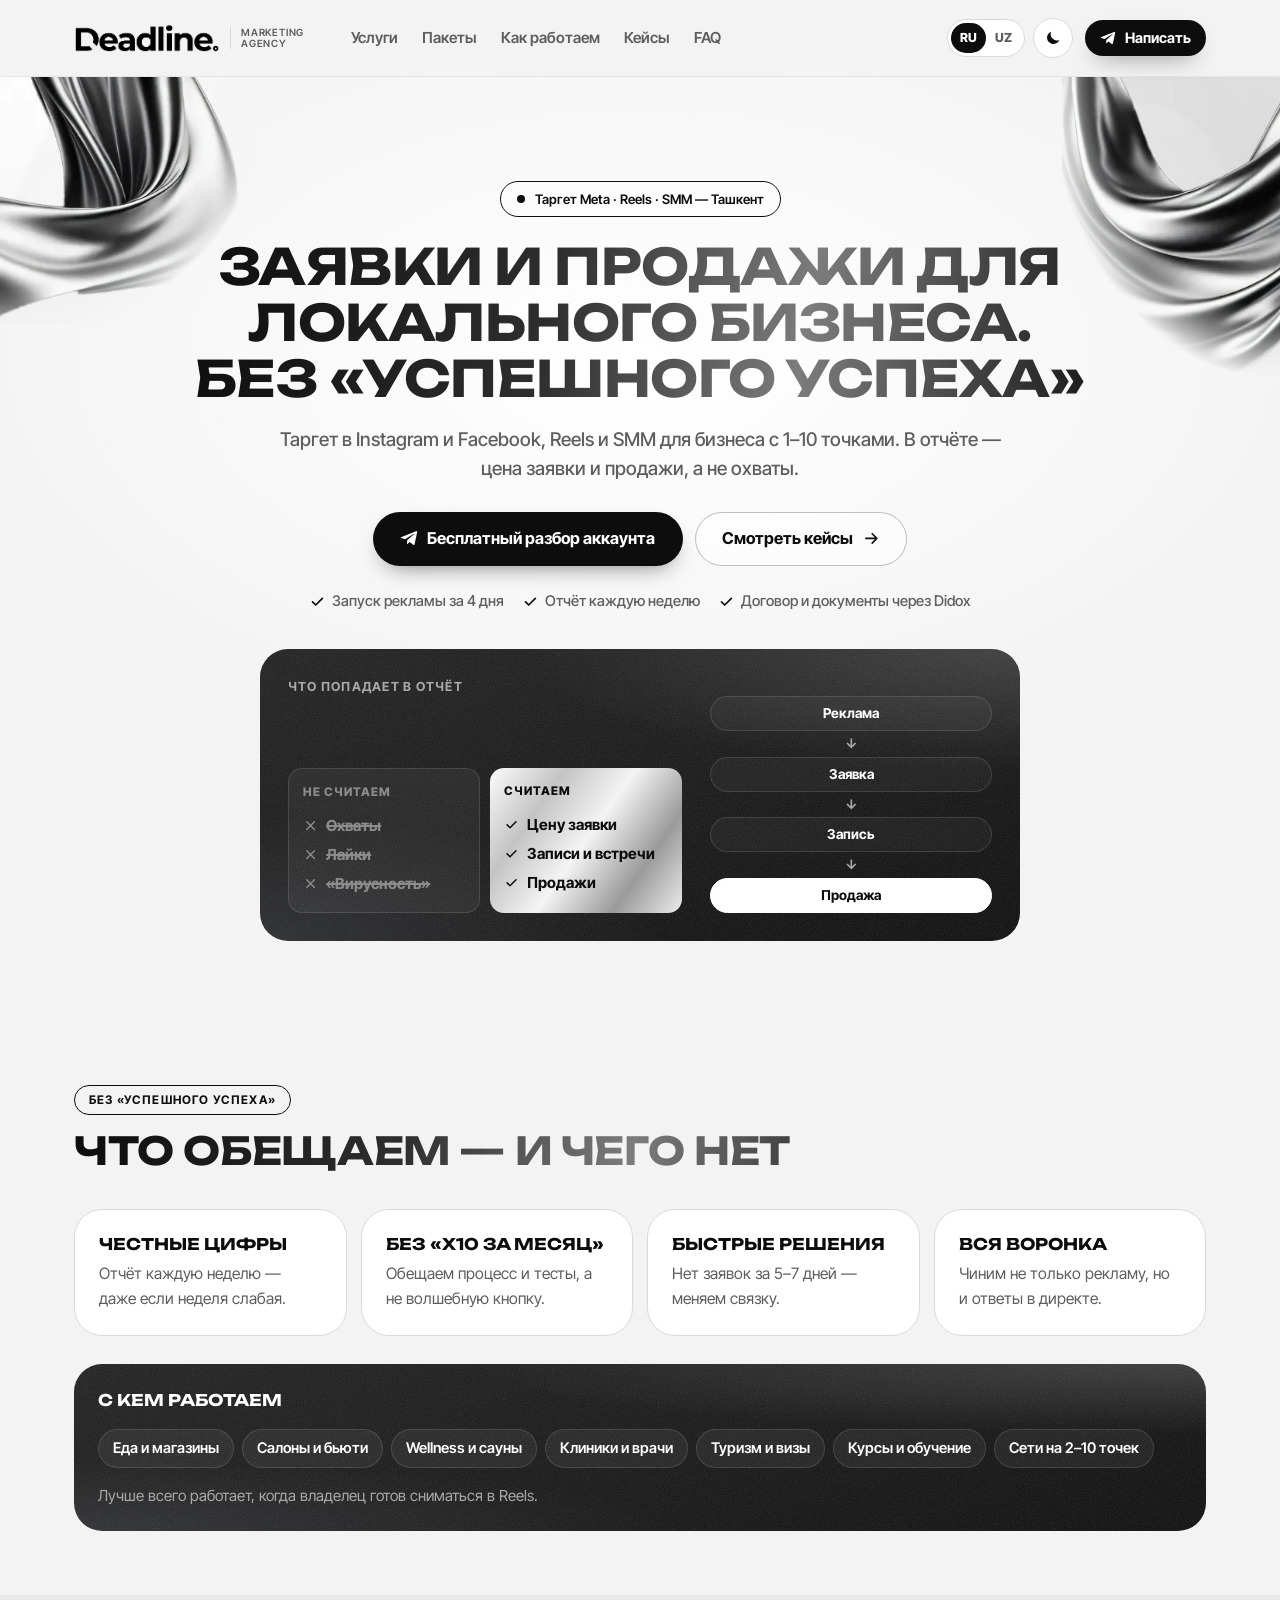
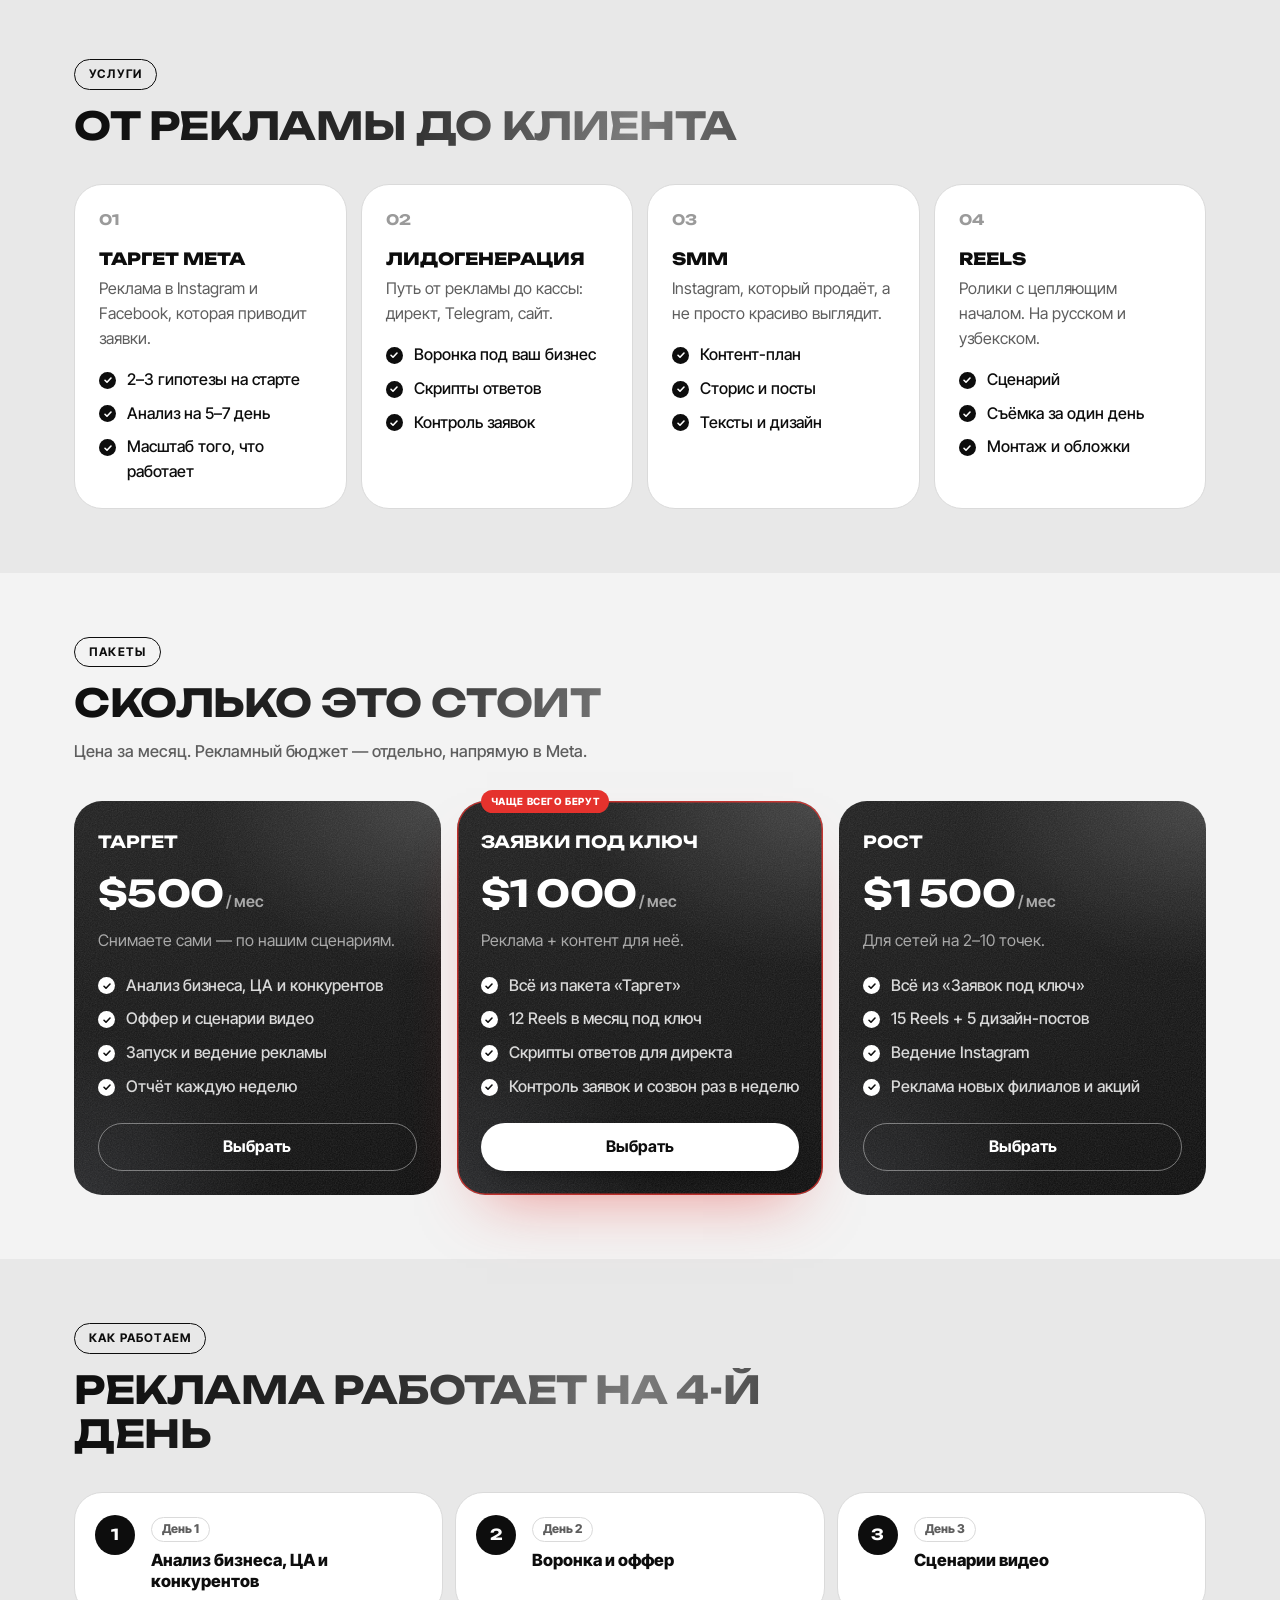
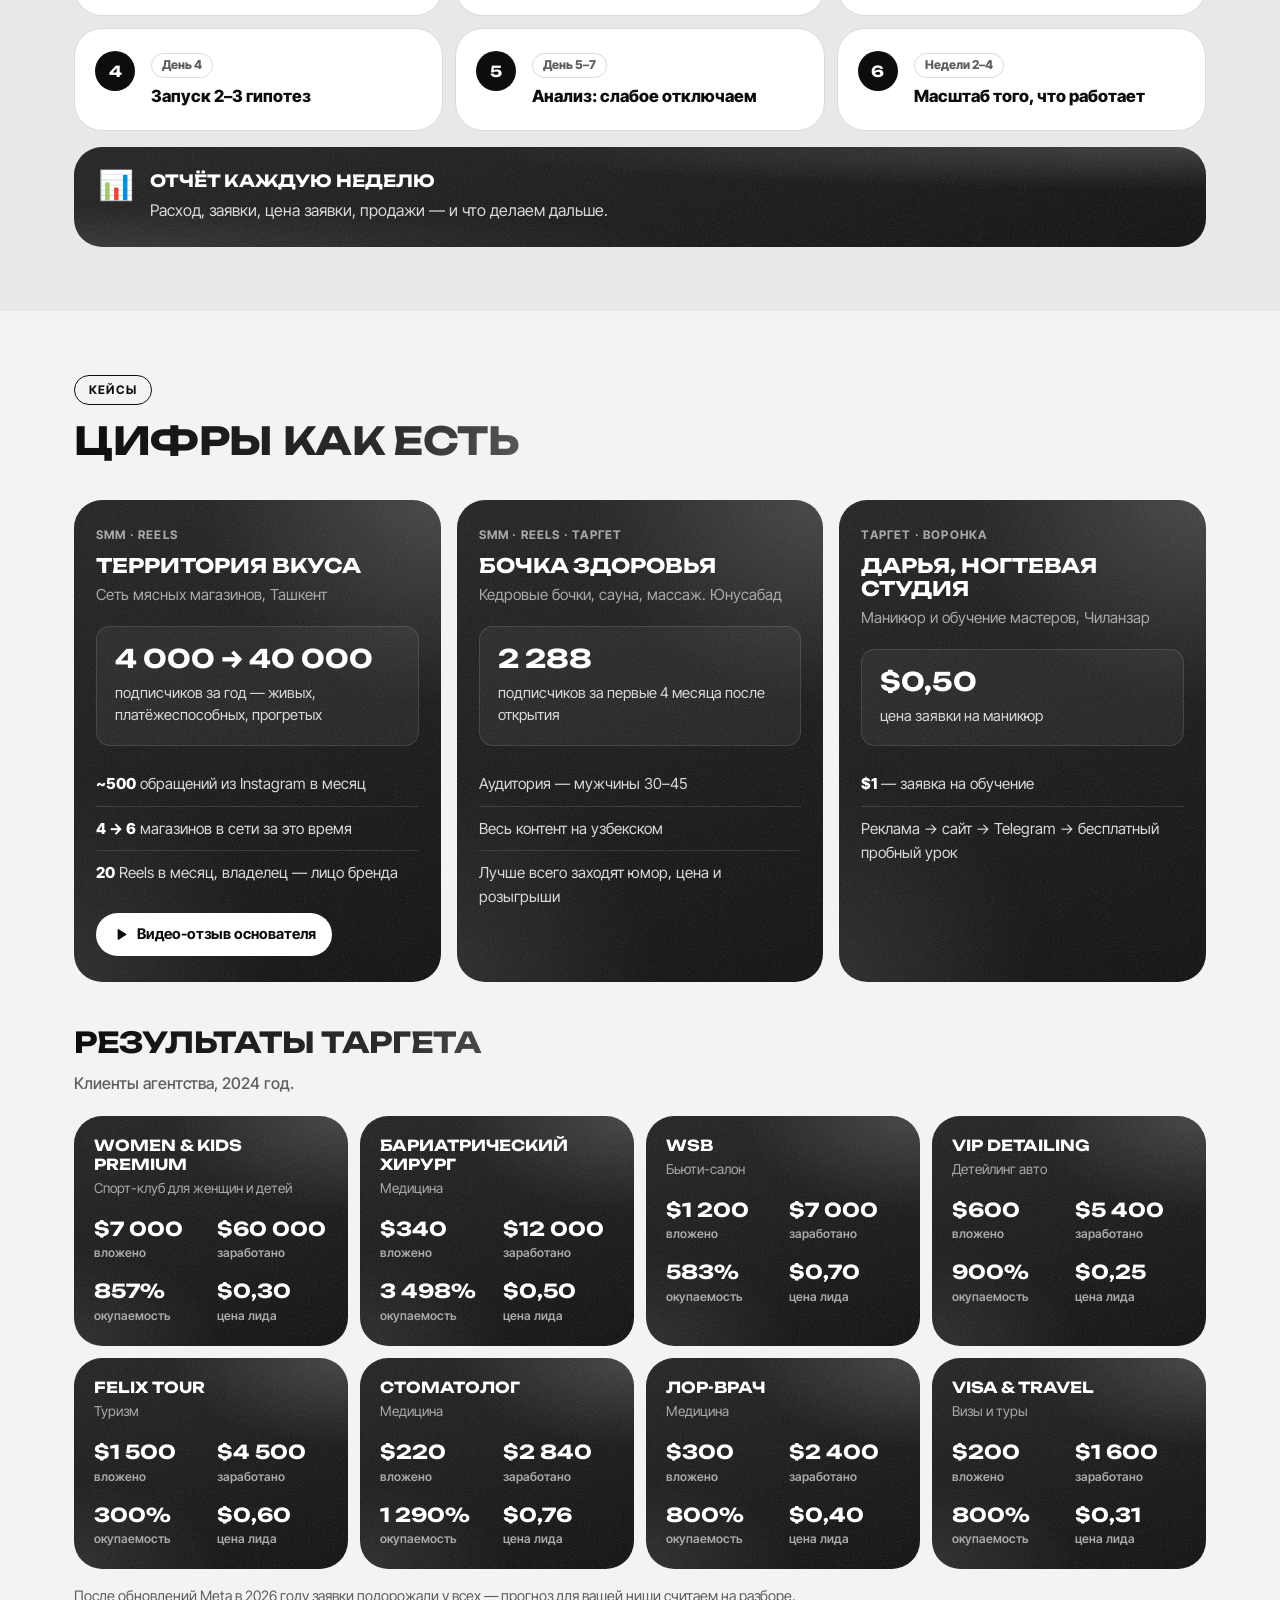
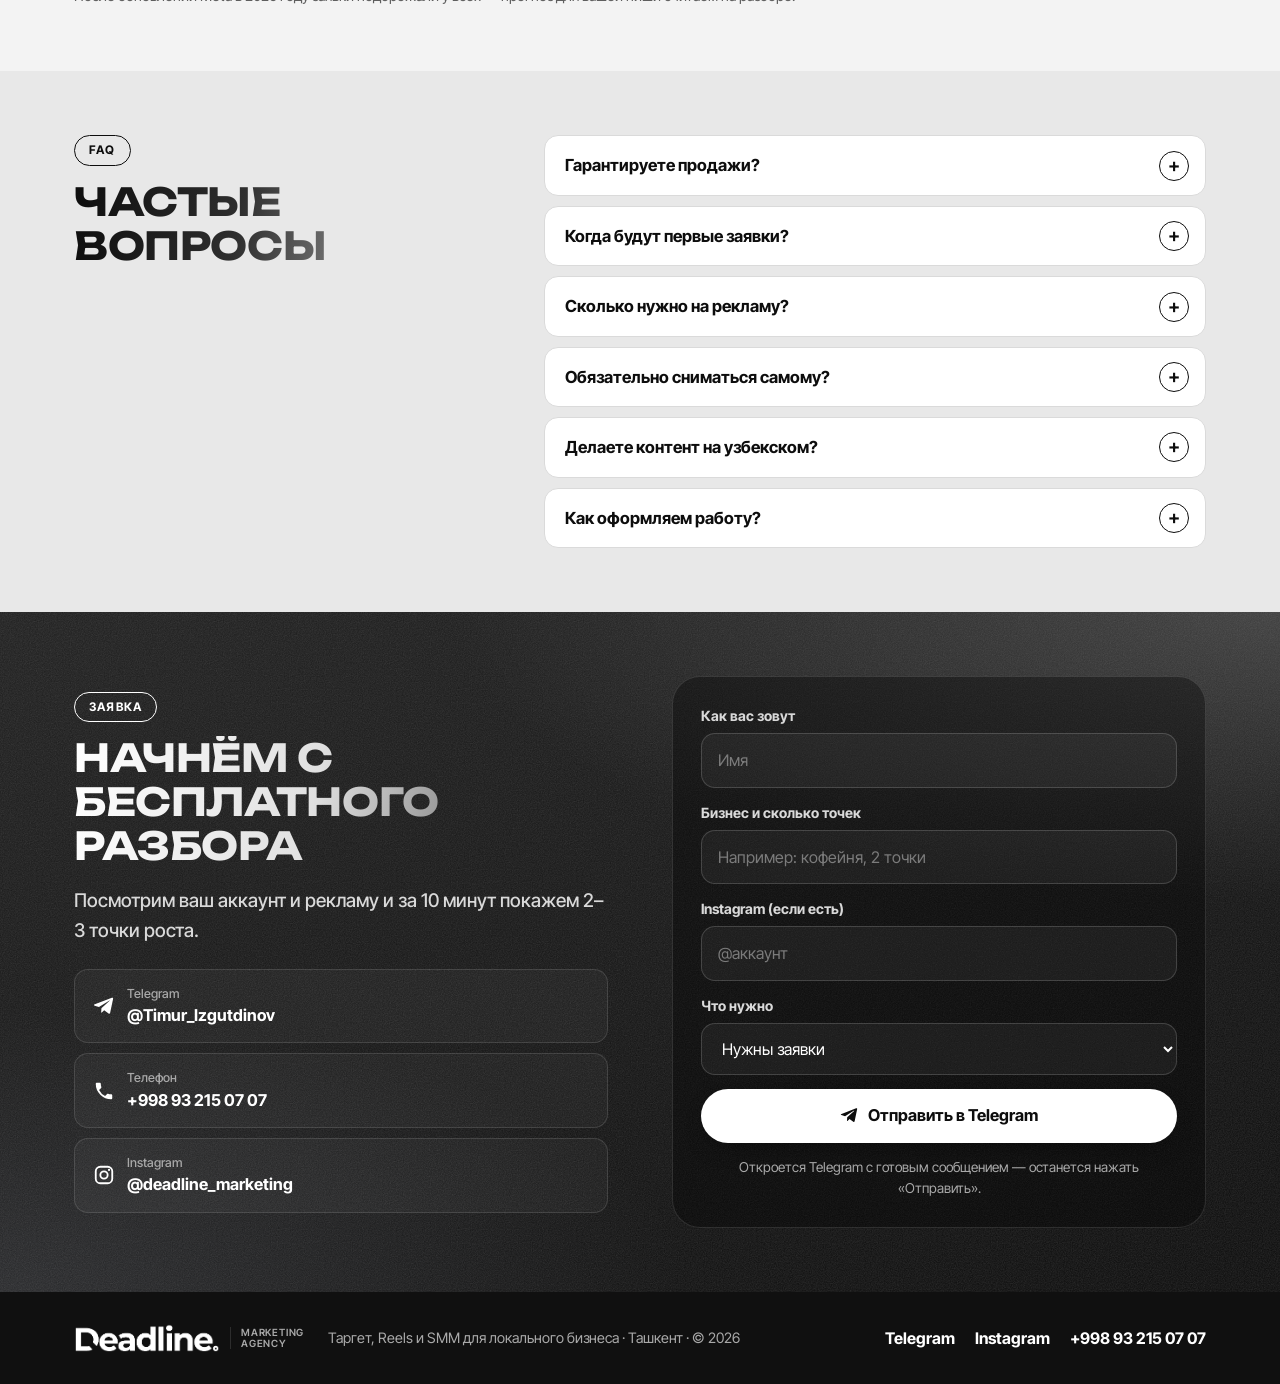
<file: index.html>
<!doctype html>
<html lang="ru">
<head>
  <meta charset="utf-8">
  <meta name="viewport" content="width=device-width, initial-scale=1">
  <title>Deadline Marketing — таргет, Reels и заявки для бизнеса в Ташкенте</title>
  <meta name="description" content="Deadline Marketing — заявки для локального бизнеса Ташкента: таргет в Instagram и Facebook, Reels, SMM. Считаем цену заявки и продажи, а не охваты.">
  <meta property="og:type" content="website">
  <meta property="og:site_name" content="Deadline Marketing">
  <meta property="og:title" content="Deadline Marketing — заявки и продажи для локального бизнеса Ташкента">
  <meta property="og:description" content="Таргет Meta, Reels и SMM. Отчёт каждую неделю: расход, заявки, цена заявки.">
  <meta name="theme-color" content="#f3f3f3">
  <link rel="icon" type="image/png" href="img/favicon.png">
  <link rel="apple-touch-icon" href="img/favicon.png">
  <link rel="preconnect" href="https://fonts.googleapis.com">
  <link rel="preconnect" href="https://fonts.gstatic.com" crossorigin>
  <link rel="stylesheet" href="https://fonts.googleapis.com/css2?family=Inter+Tight:wght@400;500;600;700;800&family=Unbounded:wght@500;700&display=swap">
  <link rel="stylesheet" href="styles.css">
  <link rel="alternate" hreflang="ru" href="https://casper101011.github.io/deadline-marketing/">
  <link rel="alternate" hreflang="uz" href="https://casper101011.github.io/deadline-marketing/uz/">
  <script>(function(){var d=document.documentElement,t=null;d.classList.add('js');try{t=localStorage.getItem('theme')}catch(e){}if(t!=='dark'&&t!=='light')t=window.matchMedia&&matchMedia('(prefers-color-scheme: dark)').matches?'dark':'light';d.setAttribute('data-theme',t)})();</script>
</head>
<body>
  <!-- Иконки -->
  <svg width="0" height="0" style="position:absolute" aria-hidden="true">
    <symbol id="i-tg" viewBox="0 0 24 24"><path fill="currentColor" d="M21.9 4.3 18.7 19.4c-.2 1-.9 1.3-1.7.8l-4.8-3.6-2.3 2.2c-.3.3-.5.5-1 .5l.3-4.9 8.9-8c.4-.3-.1-.5-.6-.2L6.5 13.1l-4.7-1.5c-1-.3-1-1 .2-1.5L20.6 3c.9-.3 1.6.2 1.3 1.3z"/></symbol>
    <symbol id="i-phone" viewBox="0 0 24 24"><path fill="currentColor" d="M6.6 10.8a15.1 15.1 0 0 0 6.6 6.6l2.2-2.2c.3-.3.7-.4 1-.2 1.1.4 2.3.6 3.6.6.6 0 1 .4 1 1V20c0 .6-.4 1-1 1A17 17 0 0 1 3 4c0-.6.4-1 1-1h3.5c.6 0 1 .4 1 1 0 1.3.2 2.5.6 3.6.1.3 0 .7-.2 1l-2.3 2.2z"/></symbol>
    <symbol id="i-ig" viewBox="0 0 24 24"><rect x="3" y="3" width="18" height="18" rx="5" fill="none" stroke="currentColor" stroke-width="2"/><circle cx="12" cy="12" r="4" fill="none" stroke="currentColor" stroke-width="2"/><circle cx="17.5" cy="6.5" r="1.2" fill="currentColor"/></symbol>
    <symbol id="i-play" viewBox="0 0 24 24"><path fill="currentColor" d="M8 5.5v13a1 1 0 0 0 1.5.86l10.4-6.5a1 1 0 0 0 0-1.72L9.5 4.64A1 1 0 0 0 8 5.5z"/></symbol>
    <symbol id="i-arrow" viewBox="0 0 24 24"><path fill="none" stroke="currentColor" stroke-width="2" stroke-linecap="round" stroke-linejoin="round" d="M5 12h14M13 6l6 6-6 6"/></symbol>
    <symbol id="i-check" viewBox="0 0 24 24"><path fill="none" stroke="currentColor" stroke-width="2.4" stroke-linecap="round" stroke-linejoin="round" d="m5 12.5 4.5 4.5L19 7.5"/></symbol>
    <symbol id="i-sun" viewBox="0 0 24 24"><g fill="none" stroke="currentColor" stroke-width="2" stroke-linecap="round"><circle cx="12" cy="12" r="4"/><path d="M12 2v2M12 20v2M4.9 4.9l1.4 1.4M17.7 17.7l1.4 1.4M2 12h2M20 12h2M4.9 19.1l1.4-1.4M17.7 6.3l1.4-1.4"/></g></symbol>
    <symbol id="i-moon" viewBox="0 0 24 24"><path fill="currentColor" d="M20.5 14.5A8.5 8.5 0 0 1 9.5 3.5a8.5 8.5 0 1 0 11 11z"/></symbol>
    <symbol id="i-x" viewBox="0 0 24 24"><path fill="none" stroke="currentColor" stroke-width="2.2" stroke-linecap="round" d="M6 6l12 12M18 6 6 18"/></symbol>
  </svg>

  <header class="site-header">
    <div class="container header-inner">
      <a class="logo" href="#top" aria-label="Deadline Marketing — на главную">
        <img src="img/logo-deadline.png" alt="Deadline Marketing" width="339" height="65">
        <span class="logo-sub">Marketing<br>Agency</span>
      </a>
      <nav class="nav" id="nav" aria-label="Разделы">
        <a href="#services">Услуги</a>
        <a href="#pricing">Пакеты</a>
        <a href="#process">Как работаем</a>
        <a href="#cases">Кейсы</a>
        <a href="#faq">FAQ</a>
      </nav>
      <div class="header-tools">
        <div class="lang" aria-label="Язык"><a href="index.html" aria-current="page" lang="ru">RU</a><a href="uz/index.html" lang="uz">UZ</a></div>
        <button class="theme-toggle" type="button" aria-label="Сменить тему: светлая / тёмная">
          <svg class="ico i-moon" aria-hidden="true"><use href="#i-moon"/></svg><svg class="ico i-sun" aria-hidden="true"><use href="#i-sun"/></svg>
        </button>
      </div>
      <a class="btn btn-accent btn-sm header-cta" href="https://t.me/Timur_Izgutdinov" data-tg data-tg-text="Здравствуйте! Хотим обсудить рекламу для бизнеса." target="_blank" rel="noopener">
        <svg class="ico" aria-hidden="true"><use href="#i-tg"/></svg><span>Написать</span>
      </a>
      <button class="burger" type="button" aria-label="Меню" aria-expanded="false" aria-controls="nav">
        <span></span><span></span>
      </button>
    </div>
  </header>

  <main id="top">
    <!-- 1. Первый экран -->
    <section class="hero">
      <img class="chrome chrome-l" src="img/chrome-left.webp" alt="" width="330" height="320">
      <img class="chrome chrome-r" src="img/chrome-right.webp" alt="" width="280" height="395">
      <div class="container hero-grid">
        <div class="hero-text">
          <p class="eyebrow"><span class="pulse" aria-hidden="true"></span>Таргет Meta · Reels · SMM — Ташкент</p>
          <h1>Заявки и продажи для локального бизнеса. <span class="hl">Без «успешного успеха»</span></h1>
          <p class="lead">Таргет в Instagram и Facebook, Reels и SMM для бизнеса с 1–10 точками. В отчёте — цена заявки и продажи, а не охваты.</p>
          <div class="hero-actions">
            <a class="btn btn-accent btn-lg" href="https://t.me/Timur_Izgutdinov" data-tg data-tg-text="Здравствуйте! Хочу бесплатный разбор аккаунта." target="_blank" rel="noopener">
              <svg class="ico" aria-hidden="true"><use href="#i-tg"/></svg>Бесплатный разбор аккаунта
            </a>
            <a class="btn btn-ghost btn-lg" href="#cases">Смотреть кейсы<svg class="ico" aria-hidden="true"><use href="#i-arrow"/></svg></a>
          </div>
          <ul class="hero-facts">
            <li><svg class="ico" aria-hidden="true"><use href="#i-check"/></svg>Запуск рекламы за 4 дня</li>
            <li><svg class="ico" aria-hidden="true"><use href="#i-check"/></svg>Отчёт каждую неделю</li>
            <li><svg class="ico" aria-hidden="true"><use href="#i-check"/></svg>Договор и документы через Didox</li>
          </ul>
        </div>

        <aside class="hero-card panel" aria-label="Что мы считаем">
          <p class="hero-card-title">Что попадает в отчёт</p>
          <div class="vs">
            <div class="vs-col vs-no">
              <p class="vs-label">Не считаем</p>
              <ul>
                <li><svg class="ico" aria-hidden="true"><use href="#i-x"/></svg><s>Охваты</s></li>
                <li><svg class="ico" aria-hidden="true"><use href="#i-x"/></svg><s>Лайки</s></li>
                <li><svg class="ico" aria-hidden="true"><use href="#i-x"/></svg><s>«Вирусность»</s></li>
              </ul>
            </div>
            <div class="vs-col vs-yes">
              <p class="vs-label">Считаем</p>
              <ul>
                <li><svg class="ico" aria-hidden="true"><use href="#i-check"/></svg>Цену заявки</li>
                <li><svg class="ico" aria-hidden="true"><use href="#i-check"/></svg>Записи и встречи</li>
                <li><svg class="ico" aria-hidden="true"><use href="#i-check"/></svg>Продажи</li>
              </ul>
            </div>
          </div>
          <div class="funnel" aria-label="Воронка">
            <span>Реклама</span><i aria-hidden="true">→</i><span>Заявка</span><i aria-hidden="true">→</i><span>Запись</span><i aria-hidden="true">→</i><span class="funnel-end">Продажа</span>
          </div>
        </aside>
      </div>
    </section>

    <!-- 2. Принципы -->
    <section class="section realist">
      <div class="container">
        <div class="section-head">
          <p class="kicker">Без «успешного успеха»</p>
          <h2>Что обещаем — и чего нет</h2>
        </div>
        <div class="grid-4">
          <article class="mini-card reveal">
            <h3>Честные цифры</h3>
            <p>Отчёт каждую неделю — даже если неделя слабая.</p>
          </article>
          <article class="mini-card reveal">
            <h3>Без «х10 за месяц»</h3>
            <p>Обещаем процесс и тесты, а не волшебную кнопку.</p>
          </article>
          <article class="mini-card reveal">
            <h3>Быстрые решения</h3>
            <p>Нет заявок за 5–7 дней — меняем связку.</p>
          </article>
          <article class="mini-card reveal">
            <h3>Вся воронка</h3>
            <p>Чиним не только рекламу, но и ответы в директе.</p>
          </article>
        </div>
        <div class="for-whom panel reveal">
          <p class="for-title">С кем работаем</p>
          <ul class="chips">
            <li>Еда и магазины</li>
            <li>Салоны и бьюти</li>
            <li>Wellness и сауны</li>
            <li>Клиники и врачи</li>
            <li>Туризм и визы</li>
            <li>Курсы и обучение</li>
            <li>Сети на 2–10 точек</li>
          </ul>
          <p class="for-note">Лучше всего работает, когда владелец готов сниматься в Reels.</p>
        </div>
      </div>
    </section>

    <!-- 3. Услуги -->
    <section class="section section-alt" id="services">
      <div class="container">
        <div class="section-head">
          <p class="kicker">Услуги</p>
          <h2>От рекламы до клиента</h2>
        </div>
        <div class="grid-4 services">
          <article class="service reveal">
            <span class="service-num">01</span>
            <h3>Таргет Meta</h3>
            <p>Реклама в Instagram и Facebook, которая приводит заявки.</p>
            <ul class="ticks">
              <li>2–3 гипотезы на старте</li>
              <li>Анализ на 5–7 день</li>
              <li>Масштаб того, что работает</li>
            </ul>
          </article>
          <article class="service reveal">
            <span class="service-num">02</span>
            <h3>Лидогенерация</h3>
            <p>Путь от рекламы до кассы: директ, Telegram, сайт.</p>
            <ul class="ticks">
              <li>Воронка под ваш бизнес</li>
              <li>Скрипты ответов</li>
              <li>Контроль заявок</li>
            </ul>
          </article>
          <article class="service reveal">
            <span class="service-num">03</span>
            <h3>SMM</h3>
            <p>Instagram, который продаёт, а не просто красиво выглядит.</p>
            <ul class="ticks">
              <li>Контент-план</li>
              <li>Сторис и посты</li>
              <li>Тексты и дизайн</li>
            </ul>
          </article>
          <article class="service reveal">
            <span class="service-num">04</span>
            <h3>Reels</h3>
            <p>Ролики с цепляющим началом. На русском и узбекском.</p>
            <ul class="ticks">
              <li>Сценарий</li>
              <li>Съёмка за один день</li>
              <li>Монтаж и обложки</li>
            </ul>
          </article>
        </div>
      </div>
    </section>

    <!-- 4. Пакеты -->
    <section class="section" id="pricing">
      <div class="container">
        <div class="section-head">
          <p class="kicker">Пакеты</p>
          <h2>Сколько это стоит</h2>
          <p class="section-sub">Цена за месяц. Рекламный бюджет — отдельно, напрямую в Meta.</p>
        </div>
        <div class="pricing">
          <article class="plan panel reveal">
            <p class="plan-name">Таргет</p>
            <p class="plan-price"><span>$500</span> / мес</p>
            <p class="plan-for">Снимаете сами — по нашим сценариям.</p>
            <ul class="ticks">
              <li>Анализ бизнеса, ЦА и конкурентов</li>
              <li>Оффер и сценарии видео</li>
              <li>Запуск и ведение рекламы</li>
              <li>Отчёт каждую неделю</li>
            </ul>
            <a class="btn btn-dark btn-block" href="https://t.me/Timur_Izgutdinov" data-tg data-tg-text="Здравствуйте! Выбираю пакет «Таргет» ($500)." target="_blank" rel="noopener">Выбрать</a>
          </article>

          <article class="plan panel plan-featured reveal">
            <p class="plan-badge">Чаще всего берут</p>
            <p class="plan-name">Заявки под ключ</p>
            <p class="plan-price"><span>$1 000</span> / мес</p>
            <p class="plan-for">Реклама + контент для неё.</p>
            <ul class="ticks">
              <li>Всё из пакета «Таргет»</li>
              <li>12 Reels в месяц под ключ</li>
              <li>Скрипты ответов для директа</li>
              <li>Контроль заявок и созвон раз в неделю</li>
            </ul>
            <a class="btn btn-accent btn-block" href="https://t.me/Timur_Izgutdinov" data-tg data-tg-text="Здравствуйте! Выбираю пакет «Заявки под ключ» ($1 000)." target="_blank" rel="noopener">Выбрать</a>
          </article>

          <article class="plan panel reveal">
            <p class="plan-name">Рост</p>
            <p class="plan-price"><span>$1 500</span> / мес</p>
            <p class="plan-for">Для сетей на 2–10 точек.</p>
            <ul class="ticks">
              <li>Всё из «Заявок под ключ»</li>
              <li>15 Reels + 5 дизайн-постов</li>
              <li>Ведение Instagram</li>
              <li>Реклама новых филиалов и акций</li>
            </ul>
            <a class="btn btn-dark btn-block" href="https://t.me/Timur_Izgutdinov" data-tg data-tg-text="Здравствуйте! Выбираю пакет «Рост» ($1 500)." target="_blank" rel="noopener">Выбрать</a>
          </article>
        </div>
      </div>
    </section>

    <!-- 5. Как работаем -->
    <section class="section section-alt" id="process">
      <div class="container">
        <div class="section-head">
          <p class="kicker">Как работаем</p>
          <h2>Реклама работает на 4-й день</h2>
        </div>
        <ol class="steps">
          <li class="step reveal">
            <span class="step-tag">День 1</span>
            <h3>Анализ бизнеса, ЦА и конкурентов</h3>
          </li>
          <li class="step reveal">
            <span class="step-tag">День 2</span>
            <h3>Воронка и оффер</h3>
          </li>
          <li class="step reveal">
            <span class="step-tag">День 3</span>
            <h3>Сценарии видео</h3>
          </li>
          <li class="step reveal">
            <span class="step-tag">День 4</span>
            <h3>Запуск 2–3 гипотез</h3>
          </li>
          <li class="step reveal">
            <span class="step-tag">День 5–7</span>
            <h3>Анализ: слабое отключаем</h3>
          </li>
          <li class="step reveal">
            <span class="step-tag">Недели 2–4</span>
            <h3>Масштаб того, что работает</h3>
          </li>
        </ol>
        <div class="report panel reveal">
          <div class="report-icon" aria-hidden="true">📊</div>
          <div>
            <h3>Отчёт каждую неделю</h3>
            <p>Расход, заявки, цена заявки, продажи — и что делаем дальше.</p>
          </div>
        </div>
      </div>
    </section>

    <!-- 6. Кейсы -->
    <section class="section" id="cases">
      <div class="container">
        <div class="section-head">
          <p class="kicker">Кейсы</p>
          <h2>Цифры как есть</h2>
        </div>
        <div class="cases">
          <article class="case panel reveal">
            <p class="case-tags">SMM · Reels</p>
            <h3>Территория Вкуса</h3>
            <p class="case-sub">Сеть мясных магазинов, Ташкент</p>
            <div class="case-big">
              <p class="case-num">4&nbsp;000 → 40&nbsp;000</p>
              <p class="case-num-label">подписчиков за год — живых, платёжеспособных, прогретых</p>
            </div>
            <ul class="case-stats">
              <li><b>~500</b> обращений из Instagram в месяц</li>
              <li><b>4 → 6</b> магазинов в сети за это время</li>
              <li><b>20</b> Reels в месяц, владелец — лицо бренда</li>
            </ul>
            <a class="case-link" href="https://www.instagram.com/deadline_marketing/reel/DZCwzDatyb3/" target="_blank" rel="noopener"><svg class="ico" aria-hidden="true"><use href="#i-play"/></svg>Видео-отзыв основателя</a>
          </article>

          <article class="case panel reveal">
            <p class="case-tags">SMM · Reels · Таргет</p>
            <h3>Бочка здоровья</h3>
            <p class="case-sub">Кедровые бочки, сауна, массаж. Юнусабад</p>
            <div class="case-big">
              <p class="case-num">2&nbsp;288</p>
              <p class="case-num-label">подписчиков за первые 4 месяца после открытия</p>
            </div>
            <ul class="case-stats">
              <li>Аудитория — мужчины 30–45</li>
              <li>Весь контент на узбекском</li>
              <li>Лучше всего заходят юмор, цена и розыгрыши</li>
            </ul>
          </article>

          <article class="case panel reveal">
            <p class="case-tags">Таргет · Воронка</p>
            <h3>Дарья, ногтевая студия</h3>
            <p class="case-sub">Маникюр и обучение мастеров, Чиланзар</p>
            <div class="case-big">
              <p class="case-num">$0,50</p>
              <p class="case-num-label">цена заявки на маникюр</p>
            </div>
            <ul class="case-stats">
              <li><b>$1</b> — заявка на обучение</li>
              <li>Реклама → сайт → Telegram → бесплатный пробный урок</li>
            </ul>
          </article>
        </div>

        <!-- Результаты таргета из КП агентства -->
        <div class="results-head reveal">
          <h3 class="title">Результаты таргета</h3>
          <p>Клиенты агентства, 2024 год.</p>
        </div>
        <div class="results">
          <article class="result panel reveal">
            <h3>Women &amp; Kids Premium</h3>
            <p class="result-niche">Спорт-клуб для женщин и детей</p>
            <dl>
              <div><dt>вложено</dt><dd>$7 000</dd></div>
              <div><dt>заработано</dt><dd>$60 000</dd></div>
              <div><dt>окупаемость</dt><dd>857%</dd></div>
              <div><dt>цена лида</dt><dd>$0,30</dd></div>
            </dl>
          </article>
          <article class="result panel reveal">
            <h3>Бариатрический хирург</h3>
            <p class="result-niche">Медицина</p>
            <dl>
              <div><dt>вложено</dt><dd>$340</dd></div>
              <div><dt>заработано</dt><dd>$12 000</dd></div>
              <div><dt>окупаемость</dt><dd>3 498%</dd></div>
              <div><dt>цена лида</dt><dd>$0,50</dd></div>
            </dl>
          </article>
          <article class="result panel reveal">
            <h3>WSB</h3>
            <p class="result-niche">Бьюти-салон</p>
            <dl>
              <div><dt>вложено</dt><dd>$1 200</dd></div>
              <div><dt>заработано</dt><dd>$7 000</dd></div>
              <div><dt>окупаемость</dt><dd>583%</dd></div>
              <div><dt>цена лида</dt><dd>$0,70</dd></div>
            </dl>
          </article>
          <article class="result panel reveal">
            <h3>VIP Detailing</h3>
            <p class="result-niche">Детейлинг авто</p>
            <dl>
              <div><dt>вложено</dt><dd>$600</dd></div>
              <div><dt>заработано</dt><dd>$5 400</dd></div>
              <div><dt>окупаемость</dt><dd>900%</dd></div>
              <div><dt>цена лида</dt><dd>$0,25</dd></div>
            </dl>
          </article>
          <article class="result panel reveal">
            <h3>Felix Tour</h3>
            <p class="result-niche">Туризм</p>
            <dl>
              <div><dt>вложено</dt><dd>$1 500</dd></div>
              <div><dt>заработано</dt><dd>$4 500</dd></div>
              <div><dt>окупаемость</dt><dd>300%</dd></div>
              <div><dt>цена лида</dt><dd>$0,60</dd></div>
            </dl>
          </article>
          <article class="result panel reveal">
            <h3>Стоматолог</h3>
            <p class="result-niche">Медицина</p>
            <dl>
              <div><dt>вложено</dt><dd>$220</dd></div>
              <div><dt>заработано</dt><dd>$2 840</dd></div>
              <div><dt>окупаемость</dt><dd>1 290%</dd></div>
              <div><dt>цена лида</dt><dd>$0,76</dd></div>
            </dl>
          </article>
          <article class="result panel reveal">
            <h3>ЛОР-врач</h3>
            <p class="result-niche">Медицина</p>
            <dl>
              <div><dt>вложено</dt><dd>$300</dd></div>
              <div><dt>заработано</dt><dd>$2 400</dd></div>
              <div><dt>окупаемость</dt><dd>800%</dd></div>
              <div><dt>цена лида</dt><dd>$0,40</dd></div>
            </dl>
          </article>
          <article class="result panel reveal">
            <h3>Visa &amp; Travel</h3>
            <p class="result-niche">Визы и туры</p>
            <dl>
              <div><dt>вложено</dt><dd>$200</dd></div>
              <div><dt>заработано</dt><dd>$1 600</dd></div>
              <div><dt>окупаемость</dt><dd>800%</dd></div>
              <div><dt>цена лида</dt><dd>$0,31</dd></div>
            </dl>
          </article>
        </div>
        <p class="results-note reveal">После обновлений Meta в 2026 году заявки подорожали у всех — прогноз для вашей ниши считаем на разборе.</p>
      </div>
    </section>

    <!-- 7. FAQ -->
    <section class="section section-alt" id="faq">
      <div class="container faq-wrap">
        <div class="section-head">
          <p class="kicker">FAQ</p>
          <h2>Частые вопросы</h2>
        </div>
        <div class="faq">
          <details>
            <summary>Гарантируете продажи?</summary>
            <p>Гарантируем процесс и честные цифры. Продажи зависят и от вас: скорость ответа, цена, сервис. Поэтому смотрим всю воронку, а не только рекламу.</p>
          </details>
          <details>
            <summary>Когда будут первые заявки?</summary>
            <p>Запускаем рекламу на 4-й день. Первые выводы — через 5–7 дней после запуска.</p>
          </details>
          <details>
            <summary>Сколько нужно на рекламу?</summary>
            <p>Считаем на бесплатном разборе под вашу нишу. Бюджет платите напрямую в Meta — в цену пакета он не входит.</p>
          </details>
          <details>
            <summary>Обязательно сниматься самому?</summary>
            <p>Нет. Но с владельцем в кадре контент работает сильнее. Можно снимать продукт, процесс и команду.</p>
          </details>
          <details>
            <summary>Делаете контент на узбекском?</summary>
            <p>Да — на узбекском и русском, под вашу аудиторию.</p>
          </details>
          <details>
            <summary>Как оформляем работу?</summary>
            <p>Договор, официальная оплата, документы через Didox.</p>
          </details>
        </div>
      </div>
    </section>

    <!-- 8. Заявка -->
    <section class="section section-dark contact" id="contact">
      <div class="container contact-grid">
        <div class="contact-text">
          <p class="kicker">Заявка</p>
          <h2>Начнём с бесплатного разбора</h2>
          <p class="lead">Посмотрим ваш аккаунт и рекламу и за 10 минут покажем 2–3 точки роста.</p>
          <div class="contacts">
            <a href="https://t.me/Timur_Izgutdinov" data-tg data-tg-text="Здравствуйте! Хочу бесплатный разбор аккаунта." target="_blank" rel="noopener">
              <svg class="ico" aria-hidden="true"><use href="#i-tg"/></svg><span><small>Telegram</small>@Timur_Izgutdinov</span>
            </a>
            <a href="tel:+998932150707">
              <svg class="ico" aria-hidden="true"><use href="#i-phone"/></svg><span><small>Телефон</small>+998 93 215 07 07</span>
            </a>
            <a href="https://www.instagram.com/deadline_marketing/" target="_blank" rel="noopener">
              <svg class="ico" aria-hidden="true"><use href="#i-ig"/></svg><span><small>Instagram</small>@deadline_marketing</span>
            </a>
          </div>
        </div>
        <form class="form" id="lead-form" novalidate>
          <label class="field">
            <span>Как вас зовут</span>
            <input type="text" name="name" autocomplete="name" required placeholder="Имя">
          </label>
          <label class="field">
            <span>Бизнес и сколько точек</span>
            <input type="text" name="business" required placeholder="Например: кофейня, 2 точки">
          </label>
          <label class="field">
            <span>Instagram (если есть)</span>
            <input type="text" name="instagram" placeholder="@аккаунт">
          </label>
          <label class="field">
            <span>Что нужно</span>
            <select name="need">
              <option>Нужны заявки</option>
              <option>Нужны Reels и контент</option>
              <option>Всё вместе</option>
              <option>Пока не знаю — нужен разбор</option>
            </select>
          </label>
          <p class="form-error" id="form-error" role="alert" hidden>Заполните имя и бизнес — так разбор будет предметным.</p>
          <button class="btn btn-accent btn-lg btn-block" type="submit">
            <svg class="ico" aria-hidden="true"><use href="#i-tg"/></svg>Отправить в Telegram
          </button>
          <p class="form-note">Откроется Telegram с готовым сообщением — останется нажать «Отправить».</p>
        </form>
      </div>
    </section>
  </main>

  <footer class="site-footer">
    <div class="container footer-inner">
      <a class="logo logo-light" href="#top" aria-label="Deadline Marketing — наверх">
        <img src="img/logo-deadline.png" alt="Deadline Marketing" width="339" height="65" loading="lazy">
        <span class="logo-sub">Marketing<br>Agency</span>
      </a>
      <p class="footer-meta">Таргет, Reels и SMM для локального бизнеса · Ташкент · © <span id="year">2026</span></p>
      <p class="footer-links">
        <a href="https://t.me/Timur_Izgutdinov" data-tg target="_blank" rel="noopener">Telegram</a>
        <a href="https://www.instagram.com/deadline_marketing/" target="_blank" rel="noopener">Instagram</a>
        <a href="tel:+998932150707">+998 93 215 07 07</a>
      </p>
    </div>
  </footer>

  <!-- Кнопка внизу экрана на телефоне -->
  <div class="sticky-cta" id="sticky-cta" aria-hidden="true">
    <a class="btn btn-accent btn-block" href="https://t.me/Timur_Izgutdinov" data-tg data-tg-text="Здравствуйте! Хочу бесплатный разбор аккаунта." target="_blank" rel="noopener" tabindex="-1">
      <svg class="ico" aria-hidden="true"><use href="#i-tg"/></svg>Бесплатный разбор в Telegram
    </a>
  </div>

  <script src="script.js" defer></script>
</body>
</html>
</file>
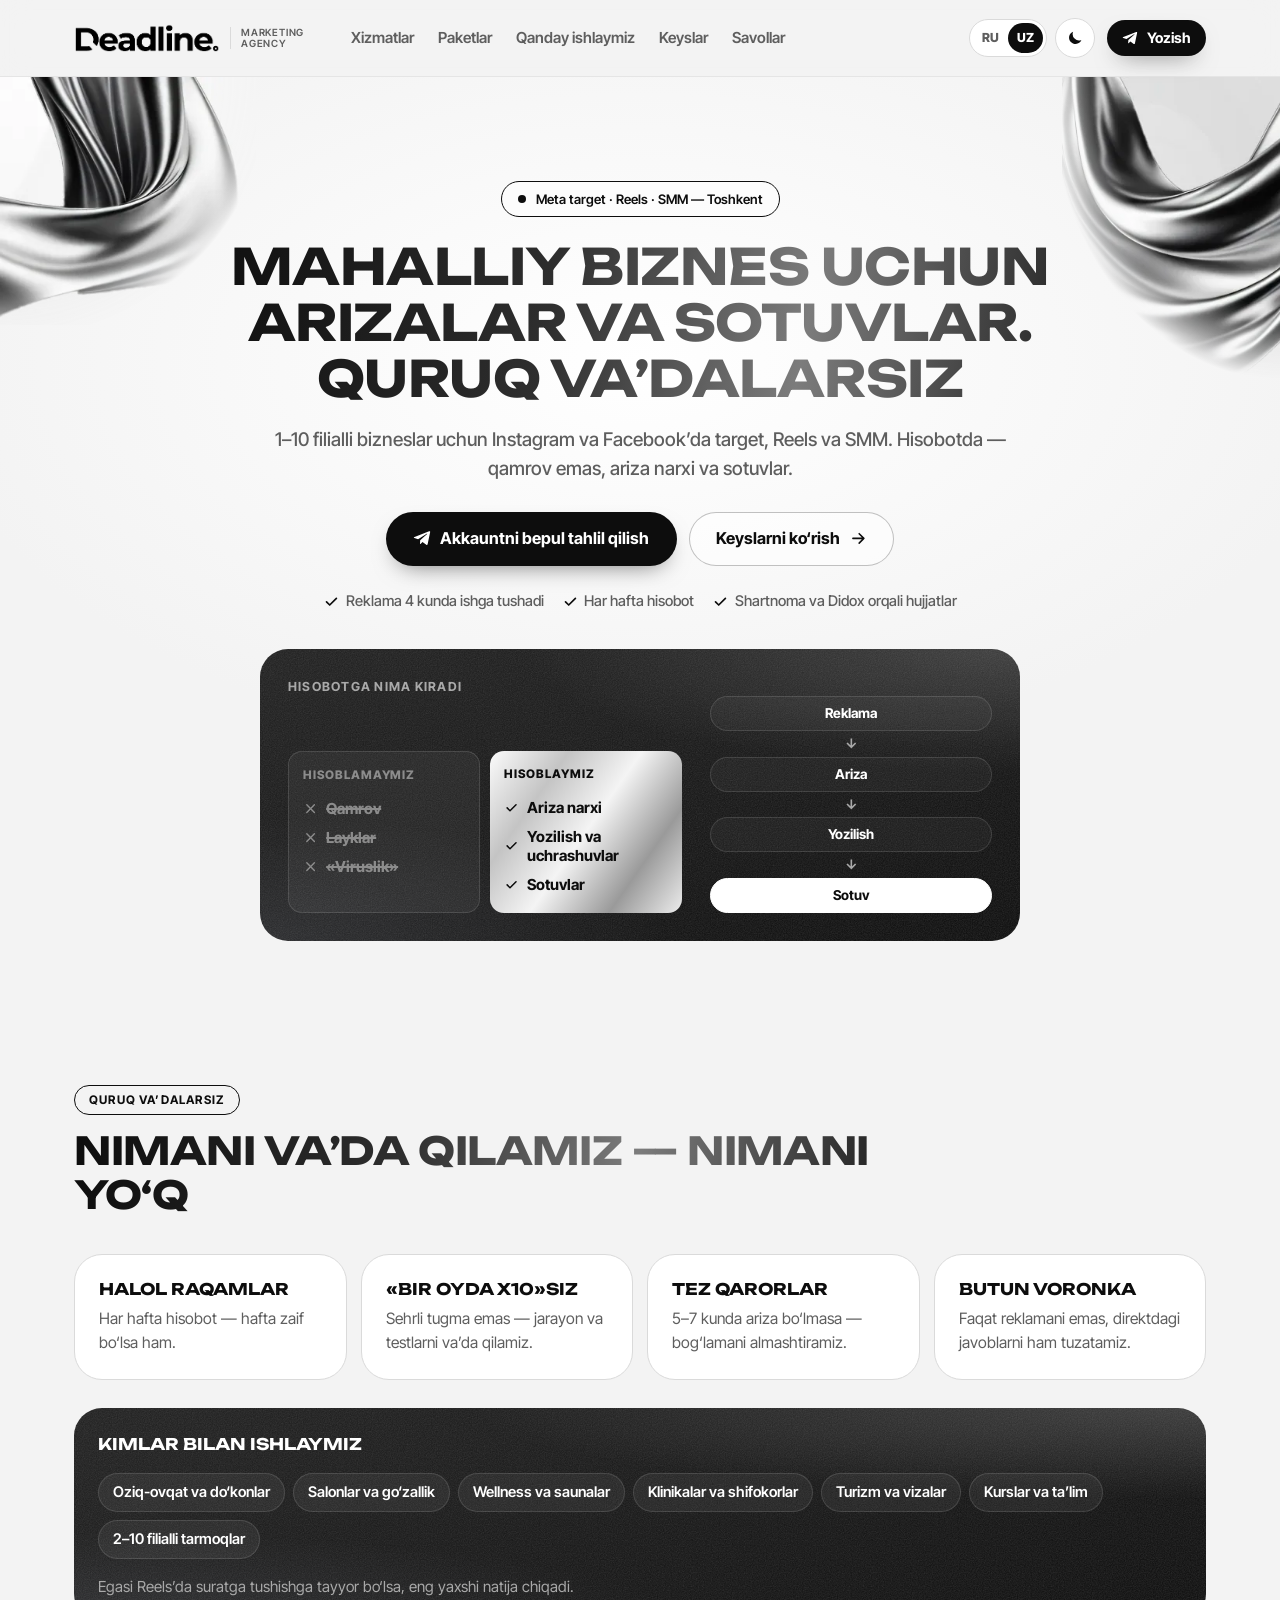
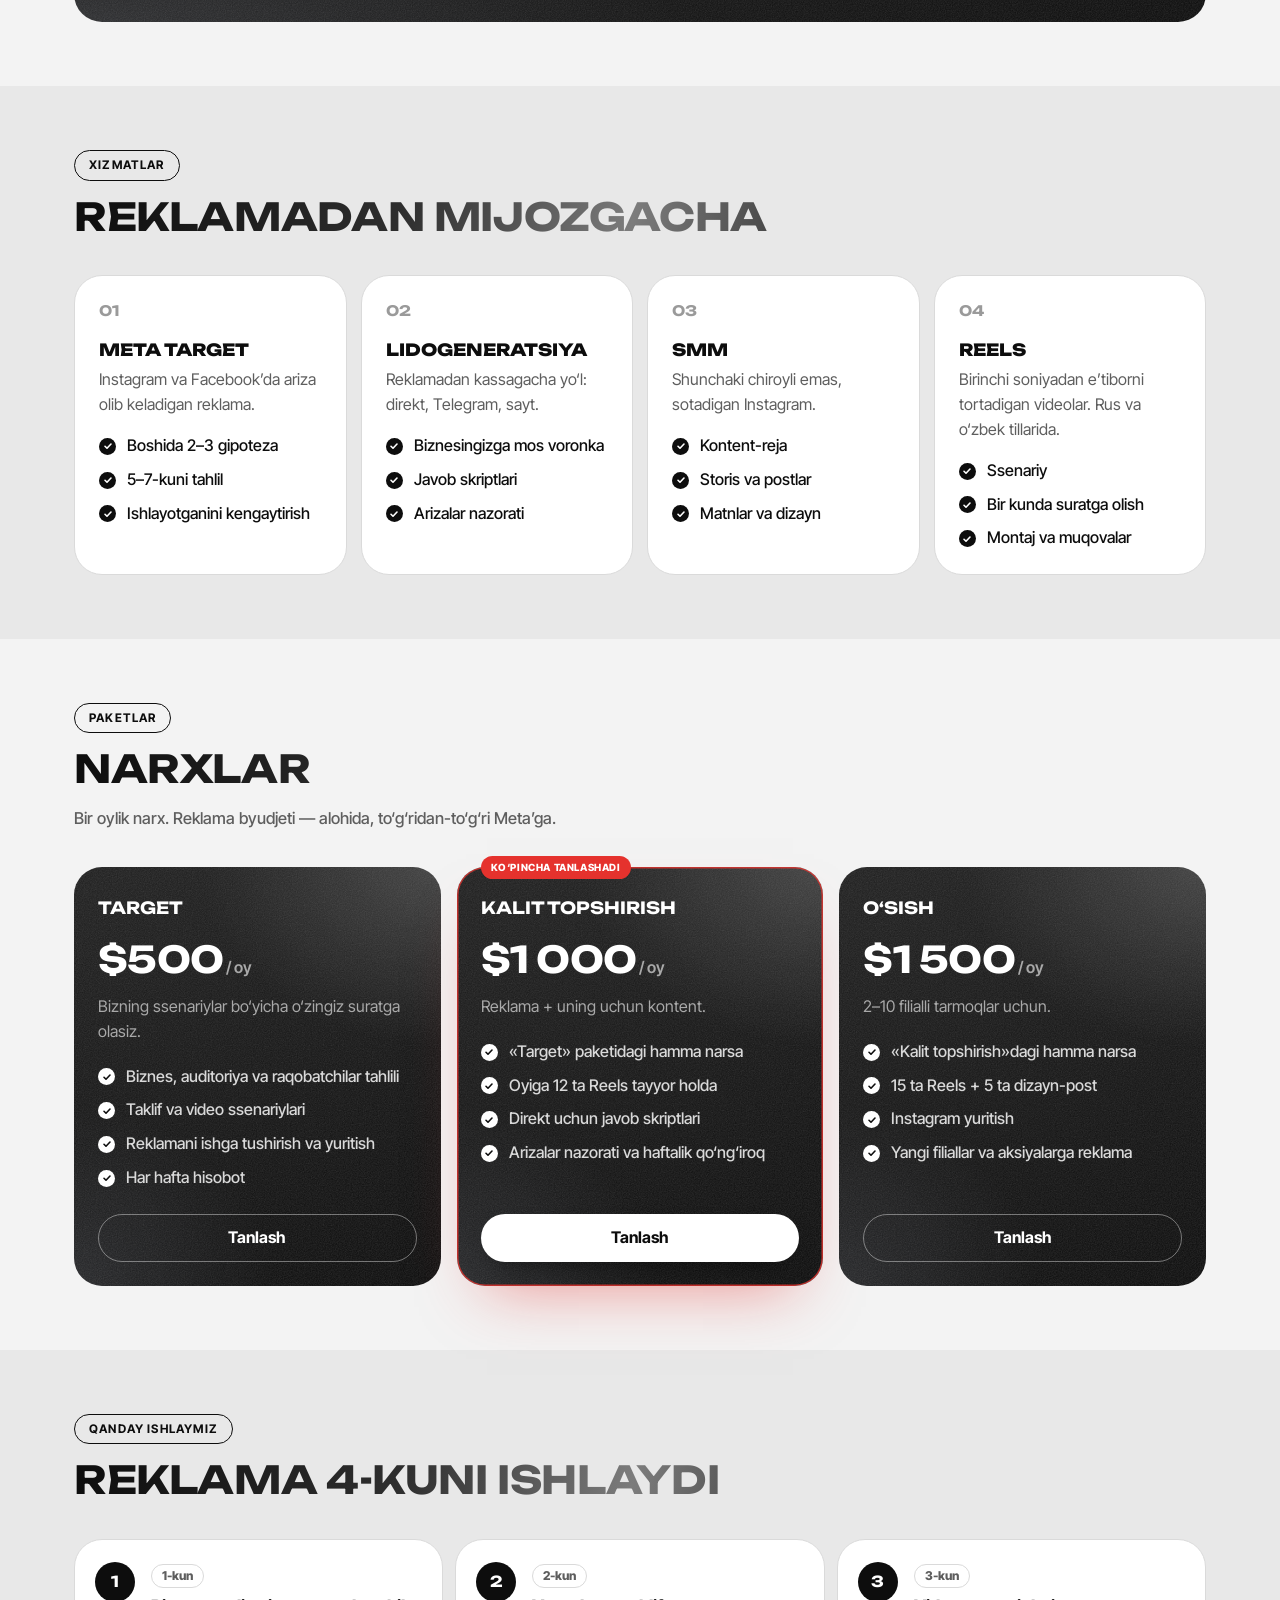
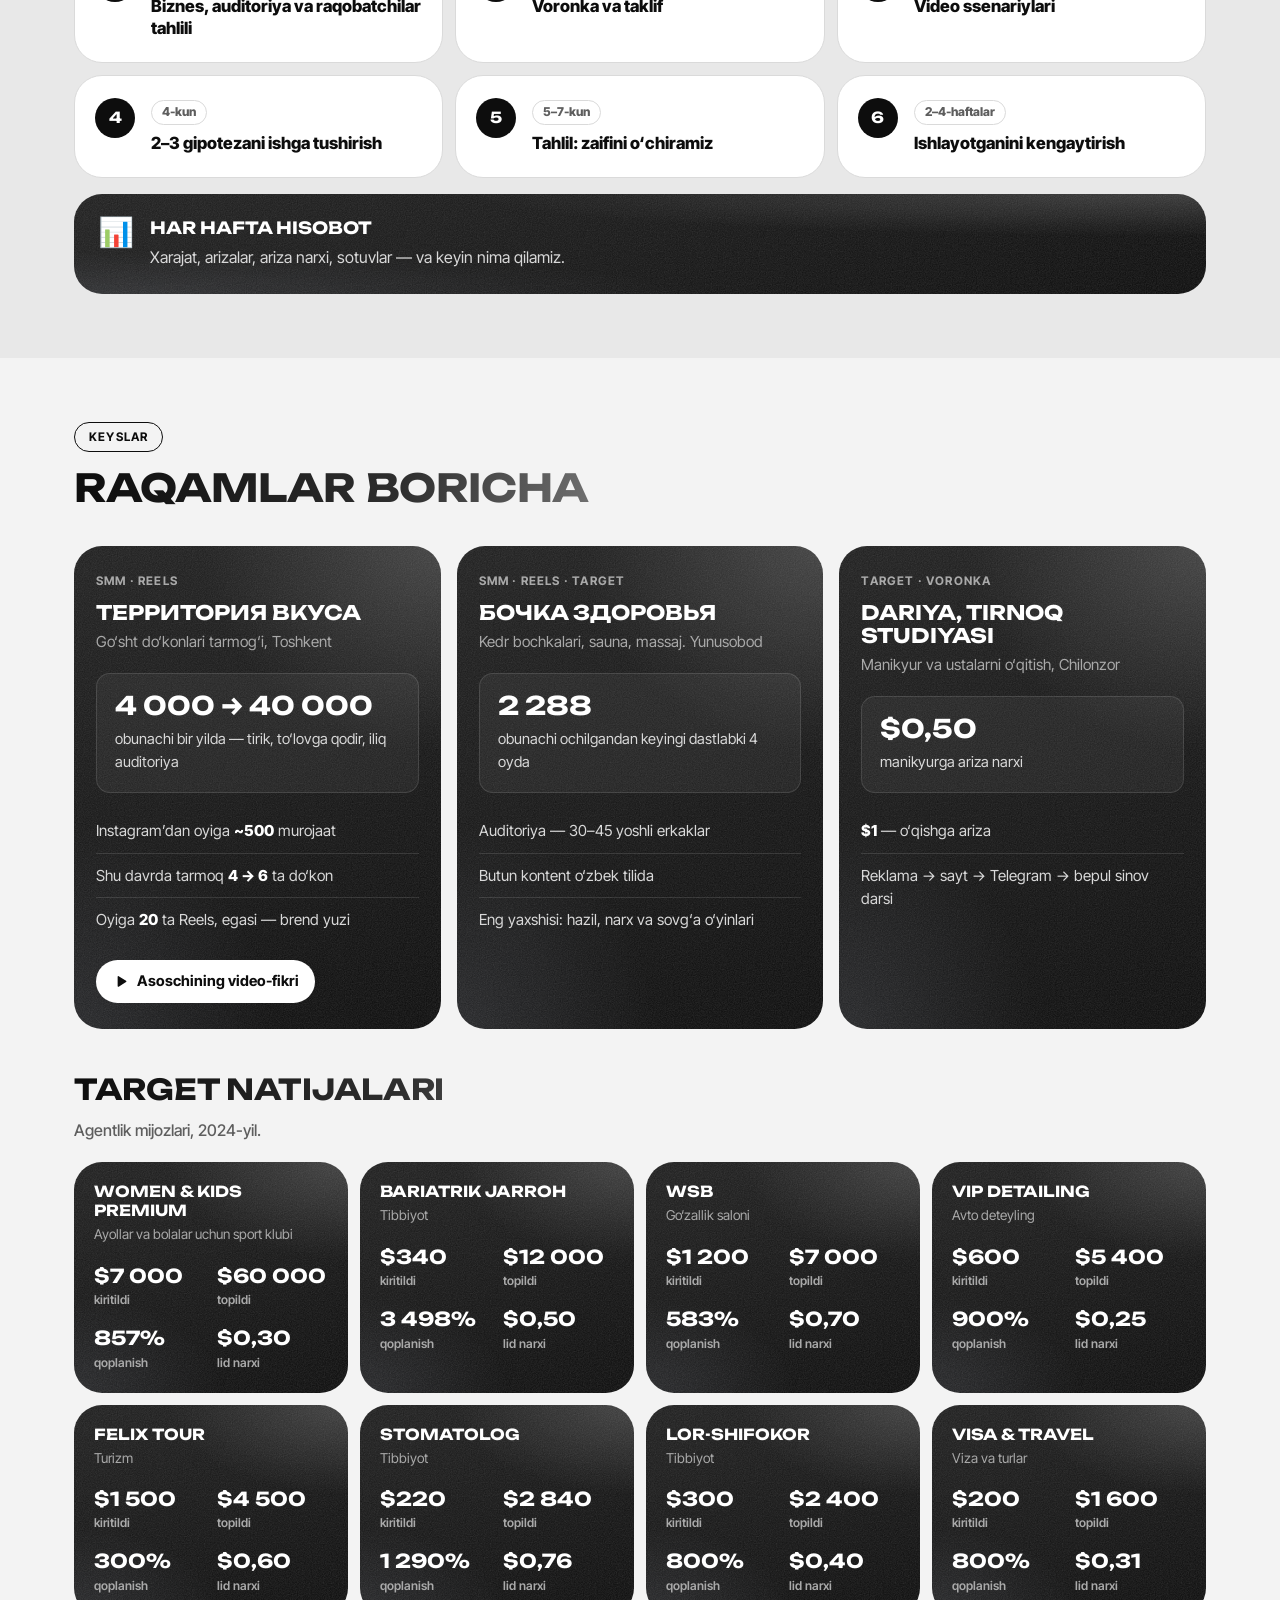
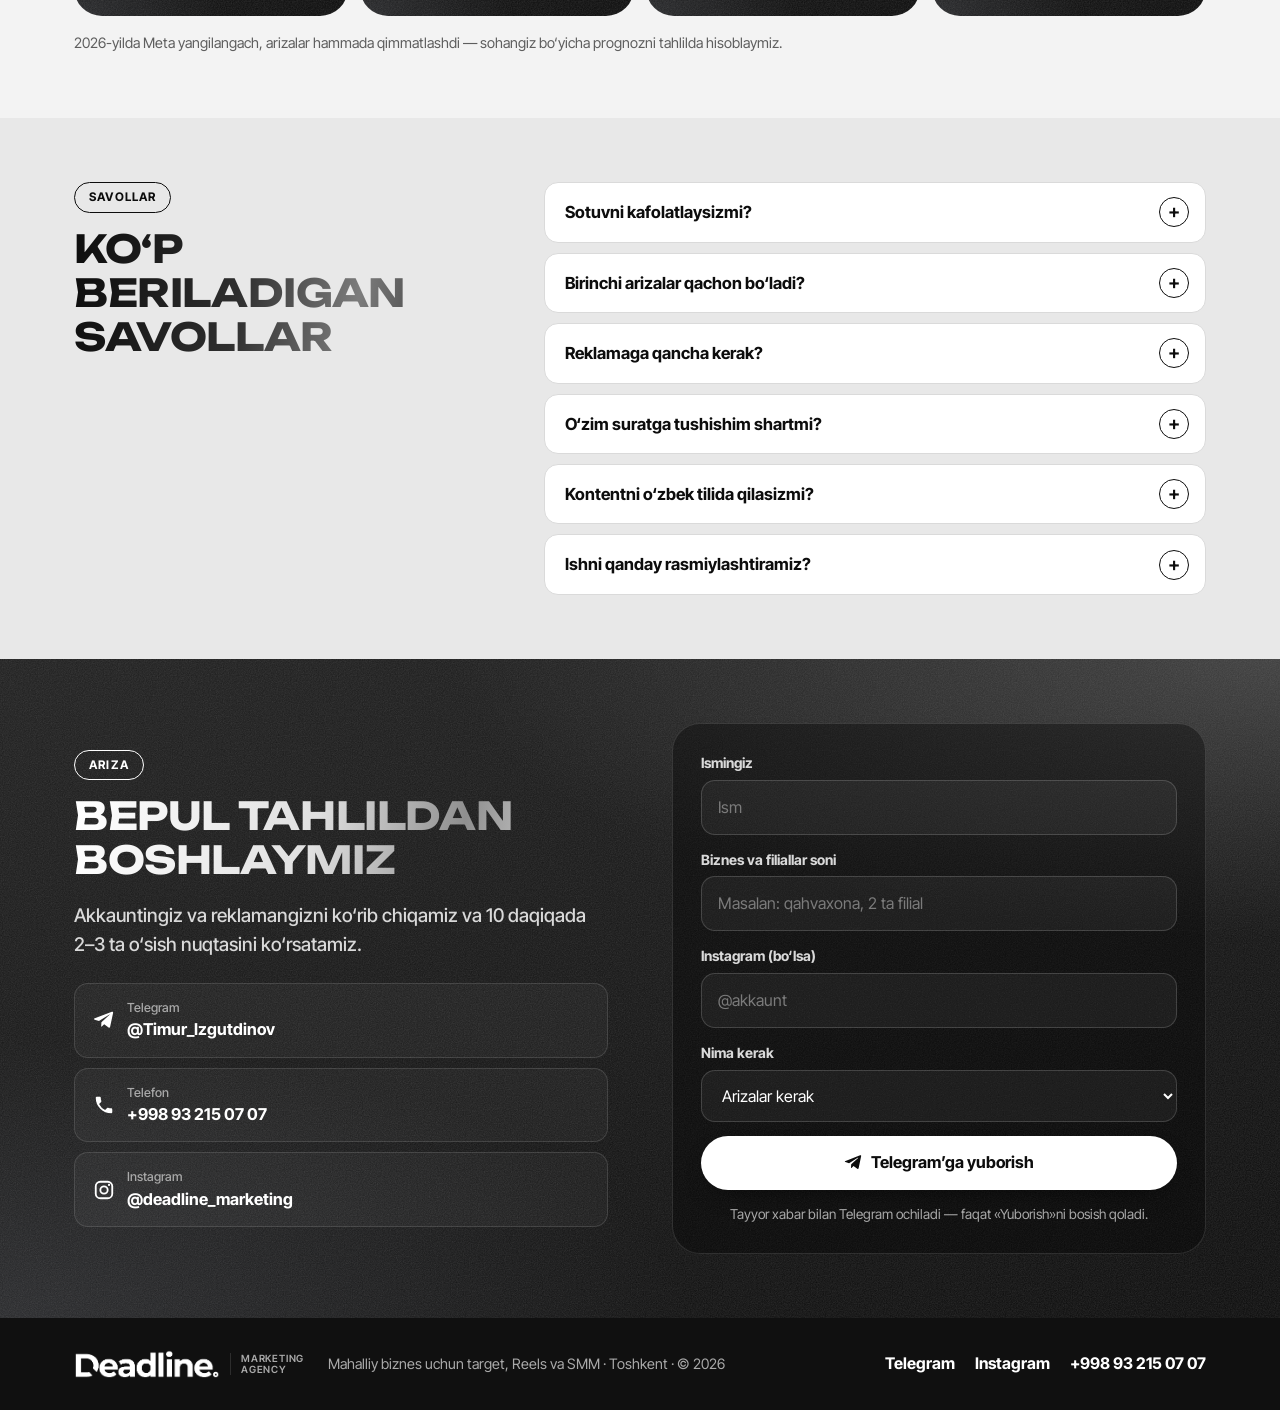
<file: uz/index.html>
<!doctype html>
<html lang="uz">
<head>
  <meta charset="utf-8">
  <meta name="viewport" content="width=device-width, initial-scale=1">
  <title>Deadline Marketing — Toshkentdagi biznes uchun target, Reels va arizalar</title>
  <meta name="description" content="Deadline Marketing — Toshkentdagi mahalliy biznes uchun arizalar: Instagram va Facebook’da target, Reels, SMM. Qamrovni emas, ariza narxi va sotuvni hisoblaymiz.">
  <meta property="og:type" content="website">
  <meta property="og:site_name" content="Deadline Marketing">
  <meta property="og:title" content="Deadline Marketing — mahalliy biznes uchun arizalar va sotuvlar">
  <meta property="og:description" content="Meta target, Reels va SMM. Har hafta hisobot: xarajat, arizalar, ariza narxi.">
  <meta name="theme-color" content="#f3f3f3">
  <link rel="icon" type="image/png" href="../img/favicon.png">
  <link rel="apple-touch-icon" href="../img/favicon.png">
  <link rel="preconnect" href="https://fonts.googleapis.com">
  <link rel="preconnect" href="https://fonts.gstatic.com" crossorigin>
  <link rel="stylesheet" href="https://fonts.googleapis.com/css2?family=Inter+Tight:wght@400;500;600;700;800&family=Unbounded:wght@500;700&display=swap">
  <link rel="stylesheet" href="../styles.css">
  <link rel="alternate" hreflang="ru" href="https://casper101011.github.io/deadline-marketing/">
  <link rel="alternate" hreflang="uz" href="https://casper101011.github.io/deadline-marketing/uz/">
  <script>(function(){var d=document.documentElement,t=null;d.classList.add('js');try{t=localStorage.getItem('theme')}catch(e){}if(t!=='dark'&&t!=='light')t=window.matchMedia&&matchMedia('(prefers-color-scheme: dark)').matches?'dark':'light';d.setAttribute('data-theme',t)})();</script>
</head>
<body>
  <!-- Ikonkalar -->
  <svg width="0" height="0" style="position:absolute" aria-hidden="true">
    <symbol id="i-tg" viewBox="0 0 24 24"><path fill="currentColor" d="M21.9 4.3 18.7 19.4c-.2 1-.9 1.3-1.7.8l-4.8-3.6-2.3 2.2c-.3.3-.5.5-1 .5l.3-4.9 8.9-8c.4-.3-.1-.5-.6-.2L6.5 13.1l-4.7-1.5c-1-.3-1-1 .2-1.5L20.6 3c.9-.3 1.6.2 1.3 1.3z"/></symbol>
    <symbol id="i-phone" viewBox="0 0 24 24"><path fill="currentColor" d="M6.6 10.8a15.1 15.1 0 0 0 6.6 6.6l2.2-2.2c.3-.3.7-.4 1-.2 1.1.4 2.3.6 3.6.6.6 0 1 .4 1 1V20c0 .6-.4 1-1 1A17 17 0 0 1 3 4c0-.6.4-1 1-1h3.5c.6 0 1 .4 1 1 0 1.3.2 2.5.6 3.6.1.3 0 .7-.2 1l-2.3 2.2z"/></symbol>
    <symbol id="i-ig" viewBox="0 0 24 24"><rect x="3" y="3" width="18" height="18" rx="5" fill="none" stroke="currentColor" stroke-width="2"/><circle cx="12" cy="12" r="4" fill="none" stroke="currentColor" stroke-width="2"/><circle cx="17.5" cy="6.5" r="1.2" fill="currentColor"/></symbol>
    <symbol id="i-play" viewBox="0 0 24 24"><path fill="currentColor" d="M8 5.5v13a1 1 0 0 0 1.5.86l10.4-6.5a1 1 0 0 0 0-1.72L9.5 4.64A1 1 0 0 0 8 5.5z"/></symbol>
    <symbol id="i-arrow" viewBox="0 0 24 24"><path fill="none" stroke="currentColor" stroke-width="2" stroke-linecap="round" stroke-linejoin="round" d="M5 12h14M13 6l6 6-6 6"/></symbol>
    <symbol id="i-check" viewBox="0 0 24 24"><path fill="none" stroke="currentColor" stroke-width="2.4" stroke-linecap="round" stroke-linejoin="round" d="m5 12.5 4.5 4.5L19 7.5"/></symbol>
    <symbol id="i-sun" viewBox="0 0 24 24"><g fill="none" stroke="currentColor" stroke-width="2" stroke-linecap="round"><circle cx="12" cy="12" r="4"/><path d="M12 2v2M12 20v2M4.9 4.9l1.4 1.4M17.7 17.7l1.4 1.4M2 12h2M20 12h2M4.9 19.1l1.4-1.4M17.7 6.3l1.4-1.4"/></g></symbol>
    <symbol id="i-moon" viewBox="0 0 24 24"><path fill="currentColor" d="M20.5 14.5A8.5 8.5 0 0 1 9.5 3.5a8.5 8.5 0 1 0 11 11z"/></symbol>
    <symbol id="i-x" viewBox="0 0 24 24"><path fill="none" stroke="currentColor" stroke-width="2.2" stroke-linecap="round" d="M6 6l12 12M18 6 6 18"/></symbol>
  </svg>

  <header class="site-header">
    <div class="container header-inner">
      <a class="logo" href="#top" aria-label="Deadline Marketing — bosh sahifa">
        <img src="../img/logo-deadline.png" alt="Deadline Marketing" width="339" height="65">
        <span class="logo-sub">Marketing<br>Agency</span>
      </a>
      <nav class="nav" id="nav" aria-label="Bo‘limlar">
        <a href="#services">Xizmatlar</a>
        <a href="#pricing">Paketlar</a>
        <a href="#process">Qanday ishlaymiz</a>
        <a href="#cases">Keyslar</a>
        <a href="#faq">Savollar</a>
      </nav>
      <div class="header-tools">
        <div class="lang" aria-label="Til"><a href="../index.html" lang="ru">RU</a><a href="index.html" aria-current="page" lang="uz">UZ</a></div>
        <button class="theme-toggle" type="button" aria-label="Mavzuni almashtirish: yorug‘ / qorong‘i">
          <svg class="ico i-moon" aria-hidden="true"><use href="#i-moon"/></svg><svg class="ico i-sun" aria-hidden="true"><use href="#i-sun"/></svg>
        </button>
      </div>
      <a class="btn btn-accent btn-sm header-cta" href="https://t.me/Timur_Izgutdinov" data-tg data-tg-text="Assalomu alaykum! Biznesimiz uchun reklamani muhokama qilmoqchimiz." target="_blank" rel="noopener">
        <svg class="ico" aria-hidden="true"><use href="#i-tg"/></svg><span>Yozish</span>
      </a>
      <button class="burger" type="button" aria-label="Menyu" aria-expanded="false" aria-controls="nav">
        <span></span><span></span>
      </button>
    </div>
  </header>

  <main id="top">
    <!-- 1. Birinchi ekran -->
    <section class="hero">
      <img class="chrome chrome-l" src="../img/chrome-left.webp" alt="" width="330" height="320">
      <img class="chrome chrome-r" src="../img/chrome-right.webp" alt="" width="280" height="395">
      <div class="container hero-grid">
        <div class="hero-text">
          <p class="eyebrow"><span class="pulse" aria-hidden="true"></span>Meta target · Reels · SMM — Toshkent</p>
          <h1>Mahalliy biznes uchun arizalar va sotuvlar. <span class="hl">Quruq va’dalarsiz</span></h1>
          <p class="lead">1–10 filialli bizneslar uchun Instagram va Facebook’da target, Reels va SMM. Hisobotda — qamrov emas, ariza narxi va sotuvlar.</p>
          <div class="hero-actions">
            <a class="btn btn-accent btn-lg" href="https://t.me/Timur_Izgutdinov" data-tg data-tg-text="Assalomu alaykum! Akkauntimni bepul tahlil qilib berishingizni istayman." target="_blank" rel="noopener">
              <svg class="ico" aria-hidden="true"><use href="#i-tg"/></svg>Akkauntni bepul tahlil qilish
            </a>
            <a class="btn btn-ghost btn-lg" href="#cases">Keyslarni ko‘rish<svg class="ico" aria-hidden="true"><use href="#i-arrow"/></svg></a>
          </div>
          <ul class="hero-facts">
            <li><svg class="ico" aria-hidden="true"><use href="#i-check"/></svg>Reklama 4 kunda ishga tushadi</li>
            <li><svg class="ico" aria-hidden="true"><use href="#i-check"/></svg>Har hafta hisobot</li>
            <li><svg class="ico" aria-hidden="true"><use href="#i-check"/></svg>Shartnoma va Didox orqali hujjatlar</li>
          </ul>
        </div>

        <aside class="hero-card panel" aria-label="Nimani hisoblaymiz">
          <p class="hero-card-title">Hisobotga nima kiradi</p>
          <div class="vs">
            <div class="vs-col vs-no">
              <p class="vs-label">Hisoblamaymiz</p>
              <ul>
                <li><svg class="ico" aria-hidden="true"><use href="#i-x"/></svg><s>Qamrov</s></li>
                <li><svg class="ico" aria-hidden="true"><use href="#i-x"/></svg><s>Layklar</s></li>
                <li><svg class="ico" aria-hidden="true"><use href="#i-x"/></svg><s>«Viruslik»</s></li>
              </ul>
            </div>
            <div class="vs-col vs-yes">
              <p class="vs-label">Hisoblaymiz</p>
              <ul>
                <li><svg class="ico" aria-hidden="true"><use href="#i-check"/></svg>Ariza narxi</li>
                <li><svg class="ico" aria-hidden="true"><use href="#i-check"/></svg>Yozilish va uchrashuvlar</li>
                <li><svg class="ico" aria-hidden="true"><use href="#i-check"/></svg>Sotuvlar</li>
              </ul>
            </div>
          </div>
          <div class="funnel" aria-label="Voronka">
            <span>Reklama</span><i aria-hidden="true">→</i><span>Ariza</span><i aria-hidden="true">→</i><span>Yozilish</span><i aria-hidden="true">→</i><span class="funnel-end">Sotuv</span>
          </div>
        </aside>
      </div>
    </section>

    <!-- 2. Tamoyillar -->
    <section class="section realist">
      <div class="container">
        <div class="section-head">
          <p class="kicker">Quruq va’dalarsiz</p>
          <h2>Nimani va’da qilamiz — nimani yo‘q</h2>
        </div>
        <div class="grid-4">
          <article class="mini-card reveal">
            <h3>Halol raqamlar</h3>
            <p>Har hafta hisobot — hafta zaif bo‘lsa ham.</p>
          </article>
          <article class="mini-card reveal">
            <h3>«Bir oyda x10»siz</h3>
            <p>Sehrli tugma emas — jarayon va testlarni va’da qilamiz.</p>
          </article>
          <article class="mini-card reveal">
            <h3>Tez qarorlar</h3>
            <p>5–7 kunda ariza bo‘lmasa — bog‘lamani almashtiramiz.</p>
          </article>
          <article class="mini-card reveal">
            <h3>Butun voronka</h3>
            <p>Faqat reklamani emas, direktdagi javoblarni ham tuzatamiz.</p>
          </article>
        </div>
        <div class="for-whom panel reveal">
          <p class="for-title">Kimlar bilan ishlaymiz</p>
          <ul class="chips">
            <li>Oziq-ovqat va do‘konlar</li>
            <li>Salonlar va go‘zallik</li>
            <li>Wellness va saunalar</li>
            <li>Klinikalar va shifokorlar</li>
            <li>Turizm va vizalar</li>
            <li>Kurslar va ta’lim</li>
            <li>2–10 filialli tarmoqlar</li>
          </ul>
          <p class="for-note">Egasi Reels’da suratga tushishga tayyor bo‘lsa, eng yaxshi natija chiqadi.</p>
        </div>
      </div>
    </section>

    <!-- 3. Xizmatlar -->
    <section class="section section-alt" id="services">
      <div class="container">
        <div class="section-head">
          <p class="kicker">Xizmatlar</p>
          <h2>Reklamadan mijozgacha</h2>
        </div>
        <div class="grid-4 services">
          <article class="service reveal">
            <span class="service-num">01</span>
            <h3>Meta target</h3>
            <p>Instagram va Facebook’da ariza olib keladigan reklama.</p>
            <ul class="ticks">
              <li>Boshida 2–3 gipoteza</li>
              <li>5–7-kuni tahlil</li>
              <li>Ishlayotganini kengaytirish</li>
            </ul>
          </article>
          <article class="service reveal">
            <span class="service-num">02</span>
            <h3>Lidogeneratsiya</h3>
            <p>Reklamadan kassagacha yo‘l: direkt, Telegram, sayt.</p>
            <ul class="ticks">
              <li>Biznesingizga mos voronka</li>
              <li>Javob skriptlari</li>
              <li>Arizalar nazorati</li>
            </ul>
          </article>
          <article class="service reveal">
            <span class="service-num">03</span>
            <h3>SMM</h3>
            <p>Shunchaki chiroyli emas, sotadigan Instagram.</p>
            <ul class="ticks">
              <li>Kontent-reja</li>
              <li>Storis va postlar</li>
              <li>Matnlar va dizayn</li>
            </ul>
          </article>
          <article class="service reveal">
            <span class="service-num">04</span>
            <h3>Reels</h3>
            <p>Birinchi soniyadan e’tiborni tortadigan videolar. Rus va o‘zbek tillarida.</p>
            <ul class="ticks">
              <li>Ssenariy</li>
              <li>Bir kunda suratga olish</li>
              <li>Montaj va muqovalar</li>
            </ul>
          </article>
        </div>
      </div>
    </section>

    <!-- 4. Paketlar -->
    <section class="section" id="pricing">
      <div class="container">
        <div class="section-head">
          <p class="kicker">Paketlar</p>
          <h2>Narxlar</h2>
          <p class="section-sub">Bir oylik narx. Reklama byudjeti — alohida, to‘g‘ridan-to‘g‘ri Meta’ga.</p>
        </div>
        <div class="pricing">
          <article class="plan panel reveal">
            <p class="plan-name">Target</p>
            <p class="plan-price"><span>$500</span> / oy</p>
            <p class="plan-for">Bizning ssenariylar bo‘yicha o‘zingiz suratga olasiz.</p>
            <ul class="ticks">
              <li>Biznes, auditoriya va raqobatchilar tahlili</li>
              <li>Taklif va video ssenariylari</li>
              <li>Reklamani ishga tushirish va yuritish</li>
              <li>Har hafta hisobot</li>
            </ul>
            <a class="btn btn-dark btn-block" href="https://t.me/Timur_Izgutdinov" data-tg data-tg-text="Assalomu alaykum! «Target» paketini ($500) tanlayman." target="_blank" rel="noopener">Tanlash</a>
          </article>

          <article class="plan panel plan-featured reveal">
            <p class="plan-badge">Ko‘pincha tanlashadi</p>
            <p class="plan-name">Kalit topshirish</p>
            <p class="plan-price"><span>$1 000</span> / oy</p>
            <p class="plan-for">Reklama + uning uchun kontent.</p>
            <ul class="ticks">
              <li>«Target» paketidagi hamma narsa</li>
              <li>Oyiga 12 ta Reels tayyor holda</li>
              <li>Direkt uchun javob skriptlari</li>
              <li>Arizalar nazorati va haftalik qo‘ng‘iroq</li>
            </ul>
            <a class="btn btn-accent btn-block" href="https://t.me/Timur_Izgutdinov" data-tg data-tg-text="Assalomu alaykum! «Kalit topshirish» paketini ($1 000) tanlayman." target="_blank" rel="noopener">Tanlash</a>
          </article>

          <article class="plan panel reveal">
            <p class="plan-name">O‘sish</p>
            <p class="plan-price"><span>$1 500</span> / oy</p>
            <p class="plan-for">2–10 filialli tarmoqlar uchun.</p>
            <ul class="ticks">
              <li>«Kalit topshirish»dagi hamma narsa</li>
              <li>15 ta Reels + 5 ta dizayn-post</li>
              <li>Instagram yuritish</li>
              <li>Yangi filiallar va aksiyalarga reklama</li>
            </ul>
            <a class="btn btn-dark btn-block" href="https://t.me/Timur_Izgutdinov" data-tg data-tg-text="Assalomu alaykum! «O‘sish» paketini ($1 500) tanlayman." target="_blank" rel="noopener">Tanlash</a>
          </article>
        </div>
      </div>
    </section>

    <!-- 5. Qanday ishlaymiz -->
    <section class="section section-alt" id="process">
      <div class="container">
        <div class="section-head">
          <p class="kicker">Qanday ishlaymiz</p>
          <h2>Reklama 4-kuni ishlaydi</h2>
        </div>
        <ol class="steps">
          <li class="step reveal">
            <span class="step-tag">1-kun</span>
            <h3>Biznes, auditoriya va raqobatchilar tahlili</h3>
          </li>
          <li class="step reveal">
            <span class="step-tag">2-kun</span>
            <h3>Voronka va taklif</h3>
          </li>
          <li class="step reveal">
            <span class="step-tag">3-kun</span>
            <h3>Video ssenariylari</h3>
          </li>
          <li class="step reveal">
            <span class="step-tag">4-kun</span>
            <h3>2–3 gipotezani ishga tushirish</h3>
          </li>
          <li class="step reveal">
            <span class="step-tag">5–7-kun</span>
            <h3>Tahlil: zaifini o‘chiramiz</h3>
          </li>
          <li class="step reveal">
            <span class="step-tag">2–4-haftalar</span>
            <h3>Ishlayotganini kengaytirish</h3>
          </li>
        </ol>
        <div class="report panel reveal">
          <div class="report-icon" aria-hidden="true">📊</div>
          <div>
            <h3>Har hafta hisobot</h3>
            <p>Xarajat, arizalar, ariza narxi, sotuvlar — va keyin nima qilamiz.</p>
          </div>
        </div>
      </div>
    </section>

    <!-- 6. Keyslar -->
    <section class="section" id="cases">
      <div class="container">
        <div class="section-head">
          <p class="kicker">Keyslar</p>
          <h2>Raqamlar boricha</h2>
        </div>
        <div class="cases">
          <article class="case panel reveal">
            <p class="case-tags">SMM · Reels</p>
            <h3>Территория Вкуса</h3>
            <p class="case-sub">Go‘sht do‘konlari tarmog‘i, Toshkent</p>
            <div class="case-big">
              <p class="case-num">4&nbsp;000 → 40&nbsp;000</p>
              <p class="case-num-label">obunachi bir yilda — tirik, to‘lovga qodir, iliq auditoriya</p>
            </div>
            <ul class="case-stats">
              <li>Instagram’dan oyiga <b>~500</b> murojaat</li>
              <li>Shu davrda tarmoq <b>4 → 6</b> ta do‘kon</li>
              <li>Oyiga <b>20</b> ta Reels, egasi — brend yuzi</li>
            </ul>
            <a class="case-link" href="https://www.instagram.com/deadline_marketing/reel/DZCwzDatyb3/" target="_blank" rel="noopener"><svg class="ico" aria-hidden="true"><use href="#i-play"/></svg>Asoschining video-fikri</a>
          </article>

          <article class="case panel reveal">
            <p class="case-tags">SMM · Reels · Target</p>
            <h3>Бочка здоровья</h3>
            <p class="case-sub">Kedr bochkalari, sauna, massaj. Yunusobod</p>
            <div class="case-big">
              <p class="case-num">2&nbsp;288</p>
              <p class="case-num-label">obunachi ochilgandan keyingi dastlabki 4 oyda</p>
            </div>
            <ul class="case-stats">
              <li>Auditoriya — 30–45 yoshli erkaklar</li>
              <li>Butun kontent o‘zbek tilida</li>
              <li>Eng yaxshisi: hazil, narx va sovg‘a o‘yinlari</li>
            </ul>
          </article>

          <article class="case panel reveal">
            <p class="case-tags">Target · Voronka</p>
            <h3>Dariya, tirnoq studiyasi</h3>
            <p class="case-sub">Manikyur va ustalarni o‘qitish, Chilonzor</p>
            <div class="case-big">
              <p class="case-num">$0,50</p>
              <p class="case-num-label">manikyurga ariza narxi</p>
            </div>
            <ul class="case-stats">
              <li><b>$1</b> — o‘qishga ariza</li>
              <li>Reklama → sayt → Telegram → bepul sinov darsi</li>
            </ul>
          </article>
        </div>

        <!-- Target natijalari (agentlik KP’sidan) -->
        <div class="results-head reveal">
          <h3 class="title">Target natijalari</h3>
          <p>Agentlik mijozlari, 2024-yil.</p>
        </div>
        <div class="results">
          <article class="result panel reveal">
            <h3>Women &amp; Kids Premium</h3>
            <p class="result-niche">Ayollar va bolalar uchun sport klubi</p>
            <dl>
              <div><dt>kiritildi</dt><dd>$7 000</dd></div>
              <div><dt>topildi</dt><dd>$60 000</dd></div>
              <div><dt>qoplanish</dt><dd>857%</dd></div>
              <div><dt>lid narxi</dt><dd>$0,30</dd></div>
            </dl>
          </article>
          <article class="result panel reveal">
            <h3>Bariatrik jarroh</h3>
            <p class="result-niche">Tibbiyot</p>
            <dl>
              <div><dt>kiritildi</dt><dd>$340</dd></div>
              <div><dt>topildi</dt><dd>$12 000</dd></div>
              <div><dt>qoplanish</dt><dd>3 498%</dd></div>
              <div><dt>lid narxi</dt><dd>$0,50</dd></div>
            </dl>
          </article>
          <article class="result panel reveal">
            <h3>WSB</h3>
            <p class="result-niche">Go‘zallik saloni</p>
            <dl>
              <div><dt>kiritildi</dt><dd>$1 200</dd></div>
              <div><dt>topildi</dt><dd>$7 000</dd></div>
              <div><dt>qoplanish</dt><dd>583%</dd></div>
              <div><dt>lid narxi</dt><dd>$0,70</dd></div>
            </dl>
          </article>
          <article class="result panel reveal">
            <h3>VIP Detailing</h3>
            <p class="result-niche">Avto deteyling</p>
            <dl>
              <div><dt>kiritildi</dt><dd>$600</dd></div>
              <div><dt>topildi</dt><dd>$5 400</dd></div>
              <div><dt>qoplanish</dt><dd>900%</dd></div>
              <div><dt>lid narxi</dt><dd>$0,25</dd></div>
            </dl>
          </article>
          <article class="result panel reveal">
            <h3>Felix Tour</h3>
            <p class="result-niche">Turizm</p>
            <dl>
              <div><dt>kiritildi</dt><dd>$1 500</dd></div>
              <div><dt>topildi</dt><dd>$4 500</dd></div>
              <div><dt>qoplanish</dt><dd>300%</dd></div>
              <div><dt>lid narxi</dt><dd>$0,60</dd></div>
            </dl>
          </article>
          <article class="result panel reveal">
            <h3>Stomatolog</h3>
            <p class="result-niche">Tibbiyot</p>
            <dl>
              <div><dt>kiritildi</dt><dd>$220</dd></div>
              <div><dt>topildi</dt><dd>$2 840</dd></div>
              <div><dt>qoplanish</dt><dd>1 290%</dd></div>
              <div><dt>lid narxi</dt><dd>$0,76</dd></div>
            </dl>
          </article>
          <article class="result panel reveal">
            <h3>LOR-shifokor</h3>
            <p class="result-niche">Tibbiyot</p>
            <dl>
              <div><dt>kiritildi</dt><dd>$300</dd></div>
              <div><dt>topildi</dt><dd>$2 400</dd></div>
              <div><dt>qoplanish</dt><dd>800%</dd></div>
              <div><dt>lid narxi</dt><dd>$0,40</dd></div>
            </dl>
          </article>
          <article class="result panel reveal">
            <h3>Visa &amp; Travel</h3>
            <p class="result-niche">Viza va turlar</p>
            <dl>
              <div><dt>kiritildi</dt><dd>$200</dd></div>
              <div><dt>topildi</dt><dd>$1 600</dd></div>
              <div><dt>qoplanish</dt><dd>800%</dd></div>
              <div><dt>lid narxi</dt><dd>$0,31</dd></div>
            </dl>
          </article>
        </div>
        <p class="results-note reveal">2026-yilda Meta yangilangach, arizalar hammada qimmatlashdi — sohangiz bo‘yicha prognozni tahlilda hisoblaymiz.</p>
      </div>
    </section>

    <!-- 7. Savollar -->
    <section class="section section-alt" id="faq">
      <div class="container faq-wrap">
        <div class="section-head">
          <p class="kicker">Savollar</p>
          <h2>Ko‘p beriladigan savollar</h2>
        </div>
        <div class="faq">
          <details>
            <summary>Sotuvni kafolatlaysizmi?</summary>
            <p>Jarayon va halol raqamlarni kafolatlaymiz. Sotuv sizga ham bog‘liq: javob tezligi, narx, servis. Shuning uchun faqat reklamani emas, butun voronkani ko‘ramiz.</p>
          </details>
          <details>
            <summary>Birinchi arizalar qachon bo‘ladi?</summary>
            <p>Reklamani 4-kuni ishga tushiramiz. Birinchi xulosalar — ishga tushgandan 5–7 kun o‘tib.</p>
          </details>
          <details>
            <summary>Reklamaga qancha kerak?</summary>
            <p>Bepul tahlilda sohangizga qarab hisoblaymiz. Byudjetni to‘g‘ridan-to‘g‘ri Meta’ga to‘laysiz — u paket narxiga kirmaydi.</p>
          </details>
          <details>
            <summary>O‘zim suratga tushishim shartmi?</summary>
            <p>Yo‘q. Lekin egasi kadrda bo‘lsa, kontent kuchliroq ishlaydi. Mahsulot, jarayon va jamoani ham suratga olish mumkin.</p>
          </details>
          <details>
            <summary>Kontentni o‘zbek tilida qilasizmi?</summary>
            <p>Ha — o‘zbek va rus tillarida, auditoriyangizga qarab.</p>
          </details>
          <details>
            <summary>Ishni qanday rasmiylashtiramiz?</summary>
            <p>Shartnoma, rasmiy to‘lov, hujjatlar Didox orqali.</p>
          </details>
        </div>
      </div>
    </section>

    <!-- 8. Ariza -->
    <section class="section section-dark contact" id="contact">
      <div class="container contact-grid">
        <div class="contact-text">
          <p class="kicker">Ariza</p>
          <h2>Bepul tahlildan boshlaymiz</h2>
          <p class="lead">Akkauntingiz va reklamangizni ko‘rib chiqamiz va 10 daqiqada 2–3 ta o‘sish nuqtasini ko‘rsatamiz.</p>
          <div class="contacts">
            <a href="https://t.me/Timur_Izgutdinov" data-tg data-tg-text="Assalomu alaykum! Akkauntimni bepul tahlil qilib berishingizni istayman." target="_blank" rel="noopener">
              <svg class="ico" aria-hidden="true"><use href="#i-tg"/></svg><span><small>Telegram</small>@Timur_Izgutdinov</span>
            </a>
            <a href="tel:+998932150707">
              <svg class="ico" aria-hidden="true"><use href="#i-phone"/></svg><span><small>Telefon</small>+998 93 215 07 07</span>
            </a>
            <a href="https://www.instagram.com/deadline_marketing/" target="_blank" rel="noopener">
              <svg class="ico" aria-hidden="true"><use href="#i-ig"/></svg><span><small>Instagram</small>@deadline_marketing</span>
            </a>
          </div>
        </div>
        <form class="form" id="lead-form" novalidate>
          <label class="field">
            <span>Ismingiz</span>
            <input type="text" name="name" autocomplete="name" required placeholder="Ism">
          </label>
          <label class="field">
            <span>Biznes va filiallar soni</span>
            <input type="text" name="business" required placeholder="Masalan: qahvaxona, 2 ta filial">
          </label>
          <label class="field">
            <span>Instagram (bo‘lsa)</span>
            <input type="text" name="instagram" placeholder="@akkaunt">
          </label>
          <label class="field">
            <span>Nima kerak</span>
            <select name="need">
              <option>Arizalar kerak</option>
              <option>Reels va kontent kerak</option>
              <option>Hammasi birga</option>
              <option>Hali bilmayman — tahlil kerak</option>
            </select>
          </label>
          <p class="form-error" id="form-error" role="alert" hidden>Ism va biznesni to‘ldiring — shunda tahlil aniq bo‘ladi.</p>
          <button class="btn btn-accent btn-lg btn-block" type="submit">
            <svg class="ico" aria-hidden="true"><use href="#i-tg"/></svg>Telegram’ga yuborish
          </button>
          <p class="form-note">Tayyor xabar bilan Telegram ochiladi — faqat «Yuborish»ni bosish qoladi.</p>
        </form>
      </div>
    </section>
  </main>

  <footer class="site-footer">
    <div class="container footer-inner">
      <a class="logo logo-light" href="#top" aria-label="Deadline Marketing — yuqoriga">
        <img src="../img/logo-deadline.png" alt="Deadline Marketing" width="339" height="65" loading="lazy">
        <span class="logo-sub">Marketing<br>Agency</span>
      </a>
      <p class="footer-meta">Mahalliy biznes uchun target, Reels va SMM · Toshkent · © <span id="year">2026</span></p>
      <p class="footer-links">
        <a href="https://t.me/Timur_Izgutdinov" data-tg target="_blank" rel="noopener">Telegram</a>
        <a href="https://www.instagram.com/deadline_marketing/" target="_blank" rel="noopener">Instagram</a>
        <a href="tel:+998932150707">+998 93 215 07 07</a>
      </p>
    </div>
  </footer>

  <!-- Telefonda pastki tugma -->
  <div class="sticky-cta" id="sticky-cta" aria-hidden="true">
    <a class="btn btn-accent btn-block" href="https://t.me/Timur_Izgutdinov" data-tg data-tg-text="Assalomu alaykum! Akkauntimni bepul tahlil qilib berishingizni istayman." target="_blank" rel="noopener" tabindex="-1">
      <svg class="ico" aria-hidden="true"><use href="#i-tg"/></svg>Telegram’da bepul tahlil
    </a>
  </div>

  <script src="../script.js" defer></script>
</body>
</html>
</file>
<file: styles.css>
/* =========================================================
   Deadline Marketing — стиль из КП агентства:
   чёрно-белый «хром», широкий шрифт заголовков капсом,
   тёмные зернистые карточки на светлом фоне.
   ========================================================= */
:root {
  --bg: #f3f3f3;
  --bg-2: #e8e8e8;
  --card: #ffffff;
  --ink: #0d0d0d;
  --muted: #5e5e5e;
  --line: #dadada;
  --dark: #101010;
  --dark-muted: #a9a9a9;
  --dark-text: #d9d9d9;
  --dark-line: rgba(255,255,255,.12);
  --chrome: linear-gradient(125deg, #fbfbfb 0%, #c4c4c4 26%, #f4f4f4 50%, #9a9a9a 76%, #ececec 100%);
  --noise: url("data:image/svg+xml,%3Csvg xmlns='http://www.w3.org/2000/svg' width='180' height='180'%3E%3Cfilter id='n'%3E%3CfeTurbulence type='fractalNoise' baseFrequency='.85' numOctaves='3' stitchTiles='stitch'/%3E%3CfeColorMatrix type='saturate' values='0'/%3E%3C/filter%3E%3Crect width='100%25' height='100%25' filter='url(%23n)' opacity='.16'/%3E%3C/svg%3E");
  --panel-bg: var(--noise),
    radial-gradient(130% 85% at 100% 0%, rgba(255,255,255,.17) 0%, rgba(255,255,255,0) 50%),
    radial-gradient(90% 70% at 0% 100%, rgba(150,155,170,.16) 0%, rgba(150,155,170,0) 60%),
    linear-gradient(160deg, #1f1f1f 0%, #0b0b0b 100%);
  --red: #e5322d;
  --radius: 28px;
  --radius-sm: 14px;
  --gutter: 16px;
  --font: "Inter Tight", "Inter", system-ui, -apple-system, "Segoe UI", Roboto, Arial, sans-serif;
  --font-head: "Unbounded", "Inter Tight", system-ui, sans-serif;
  --header-h: 64px;
  --on-ink: #ffffff;
  --ink-hover: #2b2b2b;
  --header-bg: rgba(243,243,243,.86);
  --hero-glow: #ffffff;
  --ghost-bg: rgba(255,255,255,.5);
  --h-grad: linear-gradient(100deg, #0d0d0d 0%, #2e2e2e 40%, #7c7c7c 68%, #1b1b1b 100%);
  --h-grad-light: linear-gradient(100deg, #ffffff 0%, #e0e0e0 45%, #8f8f8f 72%, #f2f2f2 100%);
  --tick-dark: url("data:image/svg+xml,%3Csvg xmlns='http://www.w3.org/2000/svg' viewBox='0 0 24 24'%3E%3Cpath fill='none' stroke='%230d0d0d' stroke-width='3.2' stroke-linecap='round' stroke-linejoin='round' d='m6 12.5 4 4L18 8'/%3E%3C/svg%3E");
  --tick-white: url("data:image/svg+xml,%3Csvg xmlns='http://www.w3.org/2000/svg' viewBox='0 0 24 24'%3E%3Cpath fill='none' stroke='%23fff' stroke-width='3.2' stroke-linecap='round' stroke-linejoin='round' d='m6 12.5 4 4L18 8'/%3E%3C/svg%3E");
  --tick-bg: #0d0d0d;
  --tick-img: var(--tick-white);
}

*, *::before, *::after { box-sizing: border-box; }
html { scroll-behavior: smooth; scroll-padding-top: calc(var(--header-h) + 8px); -webkit-text-size-adjust: 100%; }
body {
  margin: 0;
  font-family: var(--font);
  font-size: 16px;
  line-height: 1.55;
  color: var(--ink);
  background: var(--bg);
  -webkit-font-smoothing: antialiased;
  overflow-x: hidden;
}
img, svg { display: block; max-width: 100%; }
a { color: inherit; }
h1, h2, h3 { margin: 0; line-height: 1.15; font-weight: 700; }
p { margin: 0; }
ul, ol { margin: 0; padding: 0; list-style: none; }
s { text-decoration-thickness: 2px; }

.container { width: 100%; max-width: 1180px; margin: 0 auto; padding: 0 var(--gutter); }
.ico { width: 1.15em; height: 1.15em; flex: none; }

/* Заголовки в стиле КП: широкий шрифт, капс, «хромовый» градиент */
.title, .section h2, .hero h1 {
  font-family: var(--font-head);
  font-weight: 700;
  text-transform: uppercase;
  letter-spacing: -0.01em;
  background: var(--h-grad);
  -webkit-background-clip: text;
  background-clip: text;
  color: transparent;
}
.section-dark h2, .panel h2 {
  background-image: var(--h-grad-light);
}

/* Тёмная зернистая карточка — как блоки в КП */
.panel {
  position: relative;
  background: var(--panel-bg);
  color: #fff;
  border-radius: var(--radius);
  isolation: isolate;
}

/* Плейсхолдеры — заметные, чтобы не забыть заменить */
.ph {
  display: inline-block;
  padding: 0 .3em;
  border-radius: 6px;
  background: #ffe14d;
  color: #121310 !important;
  -webkit-text-fill-color: #121310;
  outline: 2px dashed #e5482f;
  outline-offset: 1px;
  font-family: var(--font);
  font-weight: 800;
  letter-spacing: 0;
  text-transform: none;
  line-height: 1.35;
}

/* ===== Кнопки ===== */
.btn {
  display: inline-flex;
  align-items: center;
  justify-content: center;
  gap: .55em;
  padding: .85em 1.35em;
  border: 1.5px solid transparent;
  border-radius: 999px;
  font: inherit;
  font-weight: 700;
  font-size: 1rem;
  line-height: 1.2;
  text-align: center;
  text-decoration: none;
  cursor: pointer;
  transition: transform .15s ease, background-color .15s ease, border-color .15s ease, color .15s ease, box-shadow .15s ease;
}
.btn:hover { transform: translateY(-2px); }
.btn:active { transform: translateY(0); }
.btn:focus-visible, a:focus-visible, summary:focus-visible, button:focus-visible, input:focus-visible, select:focus-visible {
  outline: 3px solid #7d7d7d;
  outline-offset: 3px;
}
/* Основная кнопка: чёрная на светлом, белая на тёмном */
.btn-accent { background: var(--ink); color: var(--on-ink); box-shadow: 0 10px 24px -12px rgba(0,0,0,.6); }
.btn-accent:hover { background: var(--ink-hover); }
.panel .btn-accent, .section-dark .btn-accent, .sticky-cta .btn-accent { background: #fff; color: #0d0d0d; }
.panel .btn-accent:hover, .section-dark .btn-accent:hover, .sticky-cta .btn-accent:hover { background: #e6e6e6; }
.btn-ghost { border-color: rgba(13,13,13,.25); color: var(--ink); background: var(--ghost-bg); }
.btn-ghost:hover { border-color: var(--ink); }
.btn-dark { background: transparent; border-color: rgba(255,255,255,.4); color: #fff; }
.btn-dark:hover { border-color: #fff; background: rgba(255,255,255,.06); }
.btn-sm { padding: .55em 1em; font-size: .9rem; }
.btn-lg { padding: 1em 1.6em; font-size: 1.02rem; }
.btn-block { display: flex; width: 100%; }

/* ===== Шапка ===== */
.site-header {
  position: sticky;
  top: 0;
  z-index: 50;
  background: var(--header-bg);
  backdrop-filter: saturate(140%) blur(14px);
  -webkit-backdrop-filter: saturate(140%) blur(14px);
  border-bottom: 1px solid rgba(0,0,0,.06);
}
.header-inner { display: flex; align-items: center; gap: 12px; height: var(--header-h); }
.logo { display: inline-flex; align-items: center; gap: 10px; text-decoration: none; }
.logo img { height: 24px; width: auto; }
.logo-sub { font-size: .62rem; line-height: 1.1; font-weight: 600; letter-spacing: .08em; text-transform: uppercase; color: var(--muted); padding-left: 10px; border-left: 1px solid var(--line); }
.logo-light img { filter: invert(1); }
.logo-light .logo-sub { color: var(--dark-muted); border-color: var(--dark-line); }
.header-tools { margin-left: auto; display: flex; align-items: center; gap: 8px; }
.header-cta { display: none; }
.header-cta span { display: none; }

.burger {
  width: 44px; height: 44px;
  display: grid; place-content: center; gap: 6px;
  background: var(--card); border: 1px solid var(--line); border-radius: 14px;
  cursor: pointer; padding: 0;
}
.burger span { display: block; width: 18px; height: 2px; background: var(--ink); border-radius: 2px; transition: transform .2s ease; }
.burger[aria-expanded="true"] span:first-child { transform: translateY(4px) rotate(45deg); }
.burger[aria-expanded="true"] span:last-child { transform: translateY(-4px) rotate(-45deg); }

.nav {
  position: absolute;
  top: var(--header-h);
  left: 0; right: 0;
  display: none;
  flex-direction: column;
  padding: 8px var(--gutter) 20px;
  background: var(--bg);
  border-bottom: 1px solid var(--line);
  box-shadow: 0 20px 40px -20px rgba(0,0,0,.25);
}
.nav.open { display: flex; }
.nav a { padding: 14px 0; text-decoration: none; font-weight: 600; font-size: 1.05rem; border-bottom: 1px solid var(--line); }
.nav a:last-child { border-bottom: 0; }

/* ===== Первый экран ===== */
.hero {
  position: relative;
  overflow: hidden;
  padding: 92px 0 56px;
  background: radial-gradient(80% 60% at 50% 30%, var(--hero-glow) 0%, var(--bg) 70%);
}
.chrome { position: absolute; top: 0; height: auto; pointer-events: none; user-select: none; z-index: 0; }
.chrome-l { left: 0; width: clamp(64px, 20vw, 320px); -webkit-mask-image: radial-gradient(130% 130% at 0 0, #000 62%, transparent 82%); mask-image: radial-gradient(130% 130% at 0 0, #000 62%, transparent 82%); }
.chrome-r { right: 0; width: clamp(56px, 17vw, 280px); -webkit-mask-image: radial-gradient(130% 120% at 100% 0, #000 62%, transparent 82%); mask-image: radial-gradient(130% 120% at 100% 0, #000 62%, transparent 82%); }
.hero-grid { position: relative; z-index: 1; display: grid; gap: 36px; }
.hero-text { text-align: center; max-width: 900px; margin: 0 auto; }
.eyebrow {
  display: inline-flex; align-items: center; gap: 10px;
  padding: 7px 16px;
  border: 1.5px solid var(--ink); border-radius: 999px;
  font-size: .82rem; font-weight: 600;
  background: var(--ghost-bg);
}
.pulse { width: 8px; height: 8px; border-radius: 50%; background: var(--ink); animation: pulse 2s infinite; }
@keyframes pulse { 0% { box-shadow: 0 0 0 0 rgba(13,13,13,.45); } 70% { box-shadow: 0 0 0 9px rgba(13,13,13,0); } 100% { box-shadow: 0 0 0 0 rgba(13,13,13,0); } }
.hero h1 { margin-top: 22px; font-size: clamp(1.5rem, 6.6vw, 2.2rem); line-height: 1.12; }
.hl { display: inline; }
.lead { margin: 18px auto 0; font-size: 1.08rem; color: var(--muted); max-width: 40em; font-weight: 500; }
.hero-actions { display: grid; gap: 12px; margin-top: 28px; }
.hero-facts { display: flex; flex-wrap: wrap; justify-content: center; gap: 10px 18px; margin-top: 24px; font-size: .92rem; color: var(--muted); font-weight: 500; }
.hero-facts li { display: inline-flex; align-items: center; gap: 6px; }
.hero-facts .ico { color: var(--ink); }

.hero-card { padding: 22px; max-width: 760px; width: 100%; margin: 0 auto; }
.hero-card-title { font-weight: 700; font-size: .78rem; text-transform: uppercase; letter-spacing: .1em; color: var(--dark-muted); }
.vs { display: grid; grid-template-columns: 1fr 1fr; gap: 10px; margin-top: 14px; }
.vs-col { border-radius: var(--radius-sm); padding: 14px; }
.vs-no { background: rgba(255,255,255,.05); color: #8c8c8c; border: 1px solid var(--dark-line); }
.vs-yes { background: var(--chrome); color: #0d0d0d; }
.vs-label { font-size: .74rem; font-weight: 800; text-transform: uppercase; letter-spacing: .08em; margin-bottom: 10px; }
.vs-col li { display: flex; align-items: center; gap: 8px; padding: 5px 0; font-weight: 700; font-size: .95rem; line-height: 1.25; }
.vs-col .ico { width: 1em; height: 1em; }
.funnel { display: flex; flex-wrap: wrap; align-items: center; gap: 6px; margin-top: 14px; font-size: .85rem; font-weight: 700; }
.funnel span { padding: 6px 12px; border-radius: 999px; border: 1px solid var(--dark-line); background: rgba(255,255,255,.04); }
.funnel i { font-style: normal; color: var(--dark-muted); }
.funnel .funnel-end { background: #fff; color: #0d0d0d; border-color: #fff; }

/* ===== Секции ===== */
.section { padding: 52px 0; }
.section-alt { background: var(--bg-2); }
.section-dark { background: var(--panel-bg); color: #fff; }
.section-head { margin-bottom: 32px; max-width: 820px; }
.kicker {
  display: inline-block;
  margin-bottom: 14px;
  padding: 5px 14px;
  border: 1.5px solid currentColor;
  border-radius: 999px;
  font-size: .74rem; font-weight: 700; text-transform: uppercase; letter-spacing: .1em;
}
.section-dark .kicker { color: #fff; }
.section h2 { font-size: clamp(1.3rem, 5.6vw, 2.4rem); }
.section-sub { margin-top: 14px; color: var(--muted); font-size: 1.02rem; font-weight: 500; }
.section-dark .section-sub { color: var(--dark-muted); }

.grid-4 { display: grid; gap: 14px; }

.mini-card, .service {
  background: var(--card);
  border: 1px solid var(--line);
  border-radius: var(--radius);
  padding: 24px;
}
.mini-card h3, .service h3 { font-size: 1.12rem; font-weight: 800; }
.mini-card h3 { font-family: var(--font-head); font-weight: 700; font-size: 1rem; text-transform: uppercase; line-height: 1.25; }
.mini-card p { font-size: .98rem; }
.mini-card p, .service p { margin-top: 8px; color: var(--muted); }

.for-whom { margin-top: 28px; padding: 24px; }
.for-title { font-family: var(--font-head); font-weight: 700; font-size: 1rem; text-transform: uppercase; margin-bottom: 16px; }
.chips { display: flex; flex-wrap: wrap; gap: 8px; }
.chips li { padding: 7px 14px; border-radius: 999px; border: 1px solid var(--dark-line); background: rgba(255,255,255,.06); font-weight: 600; font-size: .92rem; }
.for-note { margin-top: 16px; color: var(--dark-muted); font-size: .95rem; }

.service { position: relative; display: flex; flex-direction: column; }
.service-num { font-family: var(--font-head); font-weight: 700; font-size: .9rem; color: #9a9a9a; margin-bottom: 18px; }
.service h3 { font-family: var(--font-head); font-size: 1.05rem; text-transform: uppercase; }

/* Галочки: чёрные на светлом, белые на тёмном */
.ticks { display: grid; gap: 9px; margin-top: 16px; }
.ticks li { position: relative; padding-left: 28px; font-weight: 500; }
.ticks li::before {
  content: "";
  position: absolute; left: 0; top: .3em;
  width: 17px; height: 17px; border-radius: 50%;
  background: var(--tick-bg) var(--tick-img) center / 12px no-repeat;
}
.panel, .section-dark { --tick-bg: #fff; --tick-img: var(--tick-dark); }

/* ===== Пакеты ===== */
.pricing { display: grid; gap: 16px; }
.plan { display: flex; flex-direction: column; padding: 28px 24px 24px; }
.plan .ticks { margin: 20px 0 24px; flex: 1; align-content: start; }
.plan .ticks li { color: var(--dark-text); }
.plan-name { font-family: var(--font-head); font-weight: 700; font-size: 1.05rem; text-transform: uppercase; }
.plan-price { margin-top: 10px; color: var(--dark-muted); font-weight: 600; }
.plan-price span { font-family: var(--font-head); font-size: 2.3rem; font-weight: 700; color: #fff; letter-spacing: -0.02em; }
.plan-for { margin-top: 6px; color: var(--dark-muted); }
.plan-featured { box-shadow: inset 0 0 0 1.5px rgba(229,50,45,.8), 0 30px 60px -30px rgba(229,50,45,.5); }
.plan-badge {
  position: absolute; top: -11px; left: 24px;
  padding: 4px 10px; border-radius: 999px;
  background: var(--red); color: #fff;
  font-size: .62rem; font-weight: 800; text-transform: uppercase; letter-spacing: .06em;
}
.pilot { margin-top: 20px; padding: 18px 22px; border-radius: var(--radius-sm); border: 1.5px dashed #a9a9a9; }

/* ===== Шаги ===== */
.steps { display: grid; gap: 12px; counter-reset: step; }
.step {
  position: relative;
  counter-increment: step;
  background: var(--card);
  border: 1px solid var(--line);
  border-radius: var(--radius);
  padding: 22px 20px 22px 76px;
}
.step::before {
  content: counter(step);
  position: absolute; left: 20px; top: 22px;
  width: 40px; height: 40px; border-radius: 50%;
  display: grid; place-items: center;
  background: var(--ink); color: var(--on-ink);
  font-family: var(--font-head); font-weight: 700; font-size: .95rem;
}
.step h3 { font-size: 1.05rem; font-weight: 800; line-height: 1.3; }
.step p { margin-top: 6px; color: var(--muted); font-size: .97rem; }
.step-tag {
  display: inline-block; margin-bottom: 8px;
  padding: 2px 10px; border-radius: 999px;
  border: 1px solid var(--line); font-size: .76rem; font-weight: 700; color: var(--muted);
}
.report { display: flex; gap: 16px; align-items: flex-start; margin-top: 16px; padding: 24px; }
.report-icon { font-size: 1.8rem; line-height: 1; }
.report h3 { font-family: var(--font-head); font-size: 1.05rem; text-transform: uppercase; }
.report p { margin-top: 8px; color: var(--dark-text); }

/* ===== Кейсы ===== */
.cases { display: grid; gap: 16px; }
.case { display: flex; flex-direction: column; padding: 26px 22px; }
.case-tags { font-size: .74rem; font-weight: 700; text-transform: uppercase; letter-spacing: .1em; color: var(--dark-muted); }
.case h3 { margin-top: 10px; font-family: var(--font-head); font-size: 1.25rem; text-transform: uppercase; }
.case-sub { margin-top: 6px; color: var(--dark-muted); font-size: .95rem; }
.case-big { margin-top: 20px; padding: 18px; border-radius: var(--radius-sm); background: rgba(255,255,255,.05); border: 1px solid var(--dark-line); }
.case-num { white-space: nowrap; font-family: var(--font-head); font-size: clamp(1.3rem, 6.2vw, 1.6rem); font-weight: 700; color: #fff; line-height: 1.1; }
.case-num .ph { font-size: .8em; }
.case-num-label { margin-top: 8px; color: var(--dark-text); font-size: .92rem; }
.case-stats { display: grid; margin-top: 16px; }
.case-stats li { padding: 10px 0; border-bottom: 1px solid var(--dark-line); color: var(--dark-text); font-size: .95rem; }
.case-stats li:last-child { border-bottom: 0; }
.case-stats b { color: #fff; font-weight: 800; }
.case-text { margin-top: 14px; color: var(--dark-muted); font-size: .95rem; flex: 1; }
.case-link {
  display: inline-flex; align-items: center; gap: 8px; align-self: flex-start;
  margin-top: 18px; padding: 10px 16px; border-radius: 999px;
  background: #fff; color: #0d0d0d;
  font-weight: 700; font-size: .92rem; text-decoration: none;
  transition: transform .15s ease;
}
.case-link:hover { transform: translateY(-2px); }

/* Результаты таргета из КП */
.results-head { margin: 44px 0 20px; max-width: 820px; }
.results-head .title { font-size: clamp(1.15rem, 4.6vw, 1.8rem); }
.results-head p { margin-top: 12px; color: var(--muted); font-weight: 500; }
.results { display: grid; grid-template-columns: 1fr; gap: 12px; }
.result { padding: 20px; }
.result h3 { font-family: var(--font-head); font-size: .95rem; text-transform: uppercase; line-height: 1.25; }
.result p.result-niche { margin-top: 4px; color: var(--dark-muted); font-size: .85rem; }
.result dl { display: grid; grid-template-columns: 1fr 1fr; gap: 14px 12px; margin: 16px 0 0; }
.result dt { font-size: .76rem; color: var(--dark-muted); font-weight: 600; order: 2; }
.result dd { margin: 0; font-family: var(--font-head); font-size: 1.2rem; font-weight: 700; order: 1; }
.result dl > div { display: flex; flex-direction: column; }
.results-note { margin-top: 16px; font-size: .9rem; color: var(--muted); }

/* ===== Обо мне ===== */
.about { display: grid; gap: 28px; align-items: center; }
.photo-ph {
  position: relative;
  aspect-ratio: 4 / 5;
  max-width: 420px;
  display: grid; place-items: center; align-content: center; gap: 14px;
  overflow: hidden;
}
.photo-initials { font-family: var(--font-head); font-size: 4.5rem; font-weight: 700; line-height: 1; background: var(--chrome); -webkit-background-clip: text; background-clip: text; color: transparent; }
.about-lead { margin-top: 16px; font-size: 1.08rem; color: var(--muted); font-weight: 500; }
.quote {
  margin: 24px 0 0; padding: 4px 0 4px 18px;
  border-left: 4px solid var(--ink);
  font-size: 1.1rem; font-weight: 700; line-height: 1.45;
}
.chips-sm { margin-top: 20px; }
.chips-sm li { background: var(--card); border: 1px solid var(--line); font-size: .85rem; padding: 5px 12px; color: var(--ink); }

/* ===== FAQ ===== */
.faq { display: grid; gap: 10px; }
.faq details { background: var(--card); border: 1px solid var(--line); border-radius: var(--radius-sm); }
.faq summary {
  position: relative;
  list-style: none;
  cursor: pointer;
  padding: 18px 58px 18px 20px;
  font-weight: 700; font-size: 1.04rem; line-height: 1.35;
}
.faq summary::-webkit-details-marker { display: none; }
.faq summary::after {
  content: "+";
  position: absolute; right: 16px; top: 50%;
  width: 30px; height: 30px; margin-top: -15px;
  display: grid; place-items: center;
  border-radius: 50%; border: 1.5px solid var(--ink);
  font-size: 1.2rem; font-weight: 600;
  transition: transform .2s ease, background-color .2s ease, color .2s ease;
}
.faq details[open] summary::after { transform: rotate(45deg); background: var(--ink); color: var(--on-ink); }
.faq details p { padding: 0 20px 18px; color: var(--muted); }

/* ===== Заявка ===== */
.contact-grid { position: relative; display: grid; gap: 32px; }
.contact .lead { color: var(--dark-text); margin-left: 0; }
.contacts { display: grid; gap: 10px; margin-top: 24px; }
.contacts a {
  display: flex; align-items: center; gap: 12px;
  padding: 14px 18px; border-radius: var(--radius-sm);
  border: 1px solid var(--dark-line); background: rgba(255,255,255,.04);
  text-decoration: none; font-weight: 700; font-size: 1.02rem;
  transition: border-color .15s ease, background-color .15s ease;
}
.contacts a:hover { border-color: #fff; background: rgba(255,255,255,.08); }
.contacts small { display: block; font-weight: 500; font-size: .78rem; color: var(--dark-muted); }
.contacts .ico { width: 22px; height: 22px; }
.form {
  display: grid; gap: 14px;
  padding: 22px;
  border-radius: var(--radius);
  background: rgba(0,0,0,.35);
  border: 1px solid var(--dark-line);
}
.field { display: grid; gap: 6px; }
.field span { font-size: .88rem; font-weight: 700; color: var(--dark-text); }
.field input, .field select {
  width: 100%;
  padding: 14px 16px;
  border-radius: var(--radius-sm);
  border: 1.5px solid rgba(255,255,255,.16);
  background: rgba(255,255,255,.05);
  color: #fff;
  font: inherit; font-size: 16px;
  transition: border-color .15s ease;
}
.field select option { color: #0d0d0d; }
.field input::placeholder { color: #7b7b7b; }
.field input:focus, .field select:focus { border-color: #fff; outline: none; }
.field input.invalid { border-color: #ff6b4a; }
.form-error { color: #ff8d73; font-weight: 600; font-size: .92rem; }
.form-note { color: var(--dark-muted); font-size: .85rem; text-align: center; }

/* ===== Подвал ===== */
.site-footer { background: var(--dark); color: #fff; padding: 32px 0 100px; }
.footer-inner { display: grid; gap: 12px; }
.footer-meta { color: var(--dark-muted); font-size: .9rem; }
.footer-links { display: flex; flex-wrap: wrap; gap: 10px 20px; font-weight: 700; }
.footer-links a { text-decoration: none; }
.footer-links a:hover { text-decoration: underline; }

/* ===== Липкая кнопка на телефоне ===== */
.sticky-cta {
  position: fixed; left: 0; right: 0; bottom: 0; z-index: 40;
  padding: 10px var(--gutter) calc(10px + env(safe-area-inset-bottom));
  background: linear-gradient(to top, rgba(16,16,16,.96) 60%, rgba(16,16,16,0));
  transform: translateY(110%);
  transition: transform .25s ease;
}
.sticky-cta.show { transform: none; }

/* ===== Появление при прокрутке ===== */
.js .reveal { opacity: 0; transform: translateY(12px); transition: opacity .4s ease, transform .4s ease; }
.js .reveal.is-in { opacity: 1; transform: none; }

@media (prefers-reduced-motion: reduce) {
  html { scroll-behavior: auto; }
  .js .reveal { opacity: 1; transform: none; transition: none; }
  .pulse { animation: none; }
  .btn, .sticky-cta { transition: none; }
}

/* ===== Планшет ===== */
@media (min-width: 640px) {
  :root { --gutter: 24px; }
  .header-cta span { display: inline; }
  .hero-actions { display: flex; flex-wrap: wrap; justify-content: center; }
  .grid-4 { grid-template-columns: repeat(2, 1fr); }
  .steps { grid-template-columns: repeat(2, 1fr); }
  .results { grid-template-columns: repeat(2, 1fr); }
  .form { padding: 28px; }
  .footer-inner { grid-template-columns: auto 1fr auto; align-items: center; gap: 24px; }
}

/* ===== Десктоп ===== */
@media (min-width: 960px) {
  :root { --header-h: 76px; }
  .logo img { height: 28px; }
  .hero { padding: 104px 0 80px; }
  .hero h1 { font-size: clamp(2.3rem, 3.9vw, 3.5rem); }
  .lead { font-size: 1.18rem; }
  .hero-card { display: grid; grid-template-columns: 1.4fr 1fr; gap: 0 28px; align-items: end; padding: 28px; }
  .hero-card-title { grid-column: 1 / -1; }
  .funnel { flex-direction: column; align-items: stretch; margin: 0; }
  .funnel i { text-align: center; line-height: 1; transform: rotate(90deg); }
  .funnel span { text-align: center; }
  .section { padding: 64px 0; }
  .section-head { margin-bottom: 36px; }
  .grid-4 { grid-template-columns: repeat(4, 1fr); }
  .pricing { grid-template-columns: repeat(3, 1fr); align-items: stretch; }
  .steps { grid-template-columns: repeat(3, 1fr); }
  .cases { grid-template-columns: repeat(3, 1fr); }
  .results { grid-template-columns: repeat(4, 1fr); }
  .about { grid-template-columns: 5fr 7fr; gap: 64px; }
  .faq-wrap { display: grid; grid-template-columns: 1fr 1.6fr; gap: 56px; align-items: start; }
  .contact-grid { grid-template-columns: 1fr 1fr; gap: 64px; align-items: center; }
  .site-footer { padding-bottom: 32px; }
  .sticky-cta { display: none; }
}

/* ===== Переключатели: язык и тема ===== */
.lang { display: flex; padding: 3px; border: 1px solid var(--line); border-radius: 999px; background: var(--card); }
.lang a { padding: 5px 9px; border-radius: 999px; font-size: .78rem; font-weight: 800; text-decoration: none; color: var(--muted); }
.lang a[aria-current] { background: var(--ink); color: var(--on-ink); }
.theme-toggle {
  width: 40px; height: 40px; display: grid; place-items: center; padding: 0;
  border: 1px solid var(--line); border-radius: 50%; background: var(--card); color: var(--ink); cursor: pointer;
}
.theme-toggle .ico { width: 18px; height: 18px; }
.theme-toggle .i-sun { display: none; }
[data-theme="dark"] .theme-toggle .i-sun { display: block; }
[data-theme="dark"] .theme-toggle .i-moon { display: none; }
@media (max-width: 399px) { .logo-sub { display: none; } }
@media (min-width: 640px) { .header-cta { display: inline-flex; } }

/* ===== Тёмная тема ===== */
[data-theme="dark"] {
  color-scheme: dark;
  --bg: #0b0b0b;
  --bg-2: #121212;
  --card: #181818;
  --ink: #f1f1f1;
  --muted: #a2a2a2;
  --line: #2a2a2a;
  --on-ink: #0d0d0d;
  --ink-hover: #d4d4d4;
  --header-bg: rgba(11,11,11,.85);
  --hero-glow: #1c1c1c;
  --ghost-bg: rgba(255,255,255,.04);
  --h-grad: var(--h-grad-light);
  --tick-bg: #fff;
  --tick-img: var(--tick-dark);
}
[data-theme="dark"] .site-header { border-bottom-color: var(--line); }
[data-theme="dark"] .site-header .logo img { filter: invert(1); }
[data-theme="dark"] .chrome { filter: invert(1) brightness(.9); }
[data-theme="dark"] .panel { box-shadow: inset 0 0 0 1px rgba(255,255,255,.07); }
[data-theme="dark"] .pilot { border-color: #444; }
[data-theme="dark"] .site-footer { border-top: 1px solid var(--line); }

/* ===== Полное меню в шапке — только на широком экране ===== */
@media (min-width: 1200px) {
  .burger { display: none; }
  .nav {
    position: static; display: flex; flex-direction: row; gap: 2px;
    padding: 0; margin-left: 24px; background: none; border: 0; box-shadow: none;
  }
  .nav a { padding: 8px 11px; border: 0; font-size: .95rem; white-space: nowrap; border-radius: 999px; color: var(--muted); }
  .nav a:hover { background: var(--bg-2); color: var(--ink); }
}

/* Кнопка выбора тарифа на тёмной карточке */
.plan-featured .btn-accent { background: #fff; color: #0d0d0d; }
.plan-sub { margin-top: 6px; color: var(--dark-muted); font-size: .92rem; }
.step { min-height: 0; }
.step-tag { font-weight: 800; }
</file>
